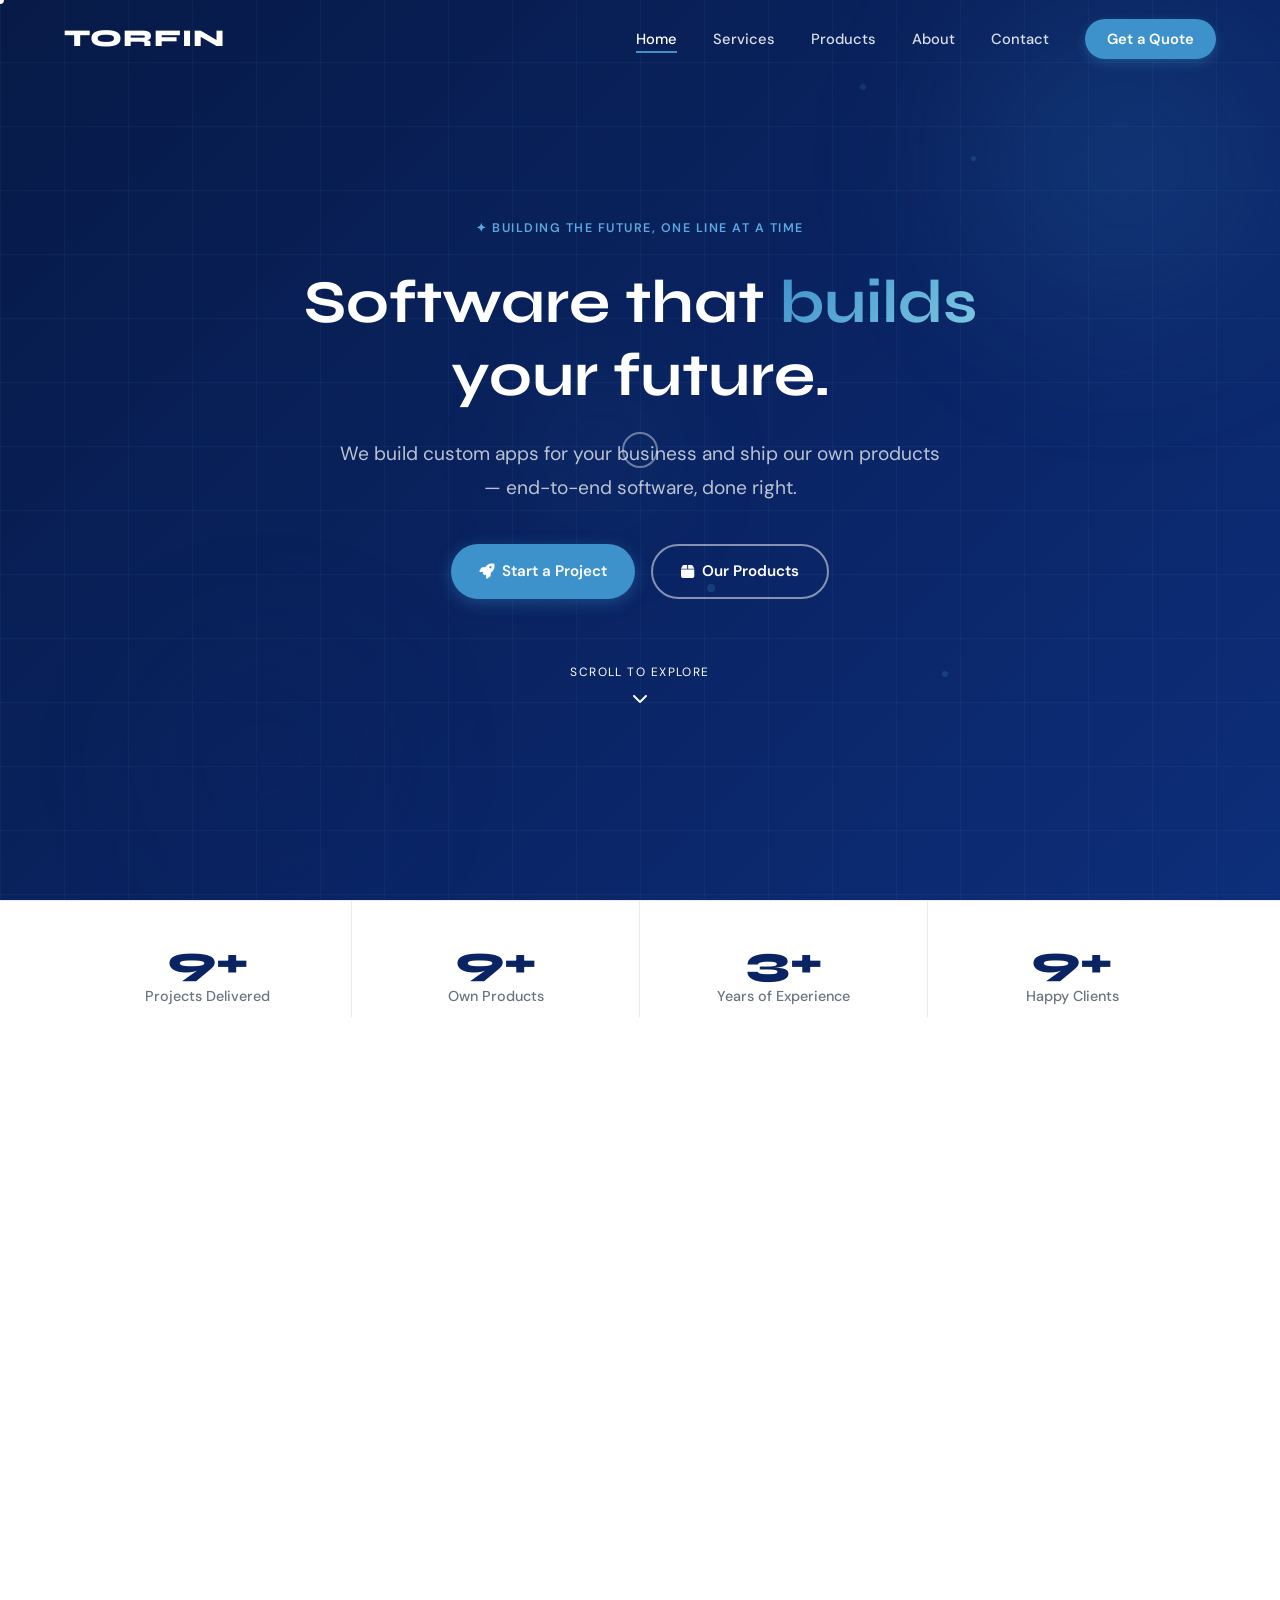
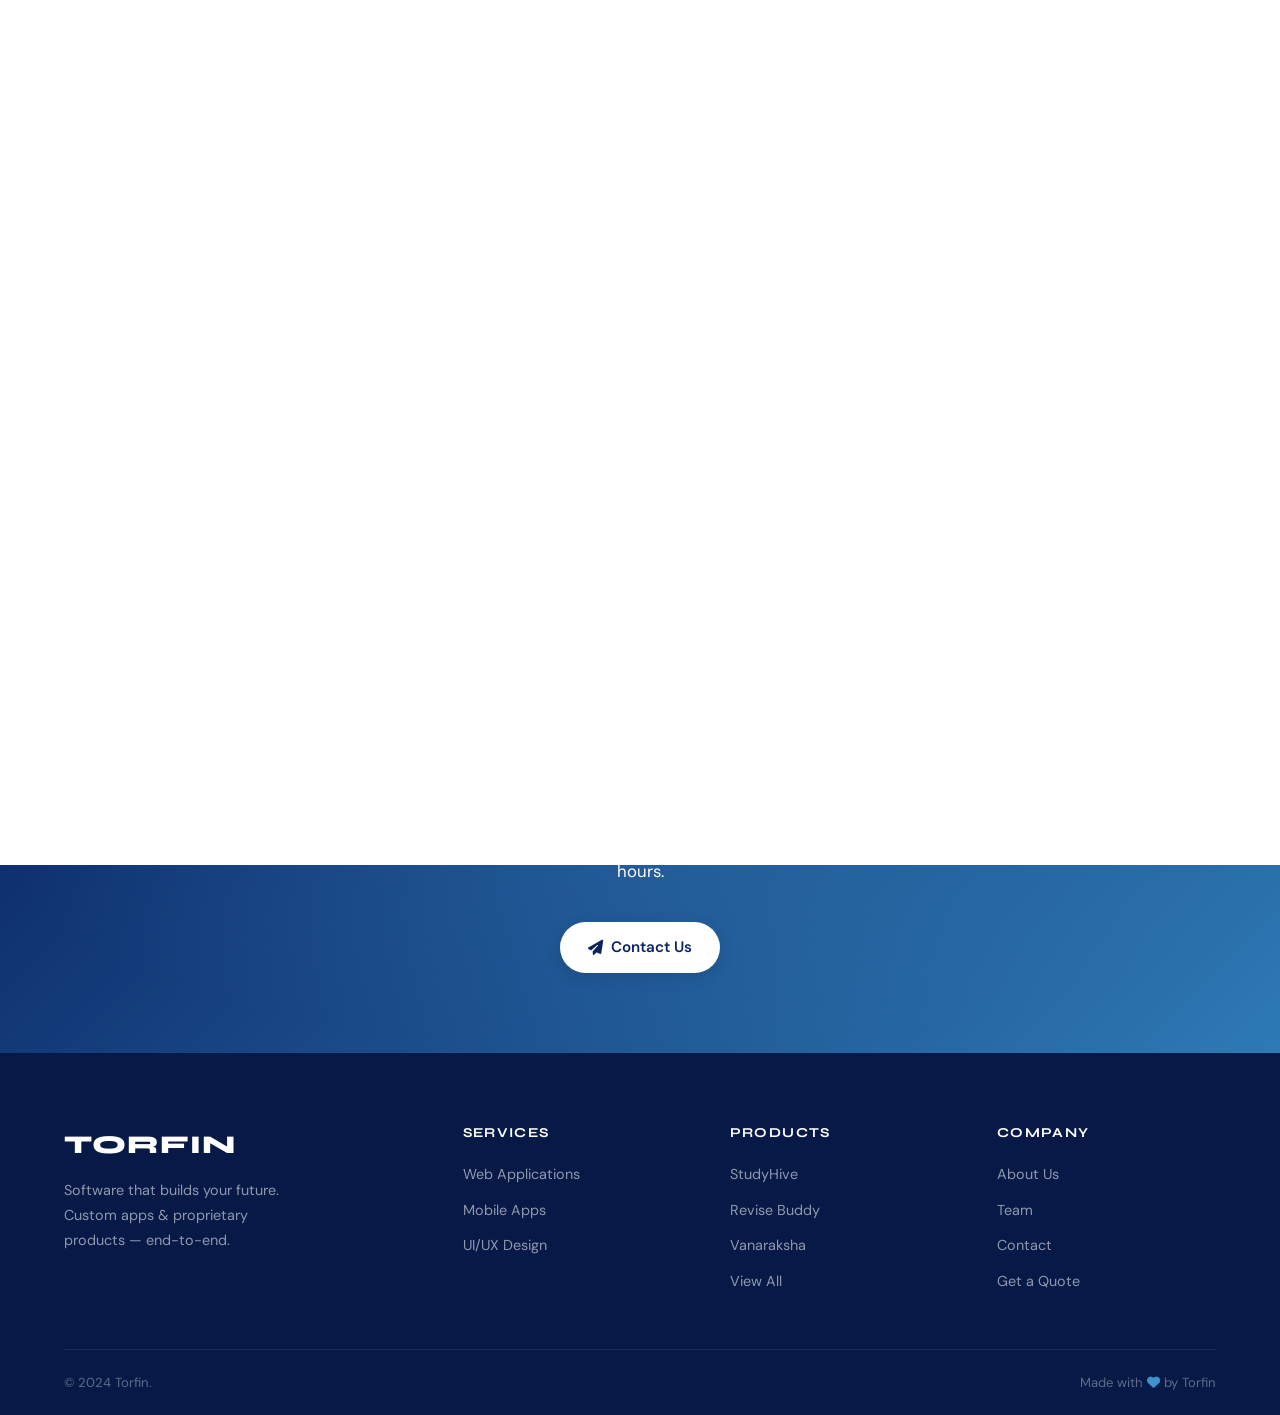
<file: index.html>
<!DOCTYPE html>
<html lang="en">

<head>
  <meta charset="UTF-8" />
  <meta name="viewport" content="width=device-width, initial-scale=1.0" />
  <title>Torfin — Software that builds your future</title>
  <meta name="description"
    content="Torfin is a software company that builds custom apps for clients and ships its own proprietary products. End-to-end software, done right." />
  <link rel="preconnect" href="https://fonts.googleapis.com" />
  <link rel="preconnect" href="https://fonts.gstatic.com" crossorigin />
  <link
    href="https://fonts.googleapis.com/css2?family=Syne:wght@400;600;700;800&family=DM+Sans:ital,opsz,wght@0,9..40,300;0,9..40,400;0,9..40,500;0,9..40,600;1,9..40,400&display=swap"
    rel="stylesheet" />
  <link rel="stylesheet" href="https://cdnjs.cloudflare.com/ajax/libs/font-awesome/6.5.0/css/all.min.css" />
  <link rel="stylesheet" href="css/styles.css" />
  <link rel="stylesheet" href="css/animations.css" />
</head>

<body>

  <!-- ========== NAVBAR ========== -->
  <nav class="navbar" role="navigation" aria-label="Main navigation">
    <div class="nav-container">
      <a href="index.html" class="nav-logo" aria-label="Torfin Home">TORFIN</a>
      <ul class="nav-links" role="list">
        <li><a href="index.html">Home</a></li>
        <li><a href="services.html">Services</a></li>
        <li><a href="products.html">Products</a></li>
        <li><a href="about.html">About</a></li>
        <li><a href="contact.html">Contact</a></li>
        <li><a href="contact.html" class="nav-cta">Get a Quote</a></li>
      </ul>
      <button class="hamburger" aria-label="Toggle mobile menu" aria-expanded="false">
        <span></span><span></span><span></span>
      </button>
    </div>
  </nav>

  <!-- Mobile Nav -->
  <div class="mobile-nav" role="dialog" aria-modal="true" aria-label="Mobile navigation">
    <a href="index.html">Home</a>
    <a href="services.html">Services</a>
    <a href="products.html">Products</a>
    <a href="about.html">About</a>
    <a href="contact.html">Contact</a>
    <a href="contact.html" class="btn btn-primary">Get a Quote</a>
  </div>

  <!-- ========== HERO ========== -->
  <section class="hero"
    style="background:linear-gradient(135deg,#071A47 0%,#0A2463 55%,#0D2E7A 100%);min-height:100vh;display:flex;align-items:center;position:relative;overflow:hidden;padding:0;"
    aria-label="Hero section">
    <div class="hero-grid-bg">
      <div class="hero-orb hero-orb-1"></div>
      <div class="hero-orb hero-orb-2"></div>
      <div class="hero-orb hero-orb-3"></div>
    </div>
    <div class="container"
      style="position:relative;z-index:1;padding-top:120px;padding-bottom:100px;text-align:center;">
      <span class="section-label hero-label" style="color:#5BA8DE;">✦ Building the future, one line at a time</span>
      <h1 class="hero-title" style="color:#fff;margin:16px 0 24px;max-width:800px;margin-left:auto;margin-right:auto;">
        Software that <span class="text-gradient">builds</span> your future.
      </h1>
      <p class="hero-sub" style="color:rgba(255,255,255,0.72);font-size:1.2rem;max-width:600px;margin:0 auto 40px;">
        We build custom apps for your business and ship our own products — end-to-end software, done right.
      </p>
      <div class="hero-buttons" style="display:flex;gap:16px;justify-content:center;flex-wrap:wrap;">
        <a href="contact.html" class="btn btn-primary" id="hero-cta-project">
          <i class="fa-solid fa-rocket"></i> Start a Project
        </a>
        <a href="products.html" class="btn btn-outline" id="hero-cta-products">
          <i class="fa-solid fa-box"></i> Our Products
        </a>
      </div>
      <div class="hero-scroll"
        style="margin-top:64px;display:flex;flex-direction:column;align-items:center;gap:8px;opacity:0.5;">
        <span style="font-size:0.75rem;color:#fff;letter-spacing:0.12em;text-transform:uppercase;">Scroll to
          explore</span>
        <i class="fa-solid fa-chevron-down" style="color:#fff;animation:float 2s ease-in-out infinite;"></i>
      </div>
    </div>
  </section>

  <!-- ========== STATS BAR ========== -->
  <div class="stats-bar" aria-label="Company statistics">
    <div class="container">
      <div class="stats-grid">
        <div class="stat-item reveal">
          <span class="stat-number" data-count="10" data-suffix="+" id="stat-projects">0+</span>
          <span class="stat-label">Projects Delivered</span>
        </div>
        <div class="stat-item reveal reveal-delay-1">
          <span class="stat-number" data-count="10" data-suffix="+" id="stat-products">0+</span>
          <span class="stat-label">Own Products</span>
        </div>
        <div class="stat-item reveal reveal-delay-2">
          <span class="stat-number" data-count="3" data-suffix="+" id="stat-years">0+</span>
          <span class="stat-label">Years of Experience</span>
        </div>
        <div class="stat-item reveal reveal-delay-3">
          <span class="stat-number" data-count="10" data-suffix="+" id="stat-clients">0+</span>
          <span class="stat-label">Happy Clients</span>
        </div>
      </div>
    </div>
  </div>

  <!-- ========== SERVICES OVERVIEW ========== -->
  <section id="services" style="background:#fff;" aria-label="Services overview">
    <div class="container">
      <div class="text-center reveal">
        <span class="section-label">What we do</span>
        <h2 class="section-title">Services built for <span class="text-gradient">growth</span></h2>
        <p class="section-subtitle">From web apps to mobile experiences, we craft software solutions that move
          businesses forward.</p>
      </div>
      <div class="services-grid stagger-children">
        <div class="service-card">
          <div class="icon-circle"><i class="fa-solid fa-globe" aria-hidden="true"></i></div>
          <h4>Web Applications</h4>
          <p>We build clean, robust standard websites using custom HTML, CSS, Javascript, and WordPress.</p>
          <a href="services.html" class="learn-more">Learn more <i class="fa-solid fa-arrow-right"></i></a>
        </div>
        <div class="service-card">
          <div class="icon-circle"><i class="fa-solid fa-mobile-screen" aria-hidden="true"></i></div>
          <h4>Mobile Apps</h4>
          <p>High-performance Android applications built exclusively with Flutter, complete with Play Store deployment.
          </p>
          <a href="services.html" class="learn-more">Learn more <i class="fa-solid fa-arrow-right"></i></a>
        </div>

        <div class="service-card">
          <div class="icon-circle"><i class="fa-solid fa-pen-ruler" aria-hidden="true"></i></div>
          <h4>UI/UX Design</h4>
          <p>Research-driven design that balances aesthetics with usability — built to convert and delight.</p>
          <a href="services.html" class="learn-more">Learn more <i class="fa-solid fa-arrow-right"></i></a>
        </div>
        <div class="service-card">
          <div class="icon-circle"><i class="fa-solid fa-lightbulb" aria-hidden="true"></i></div>
          <h4>Tech Consulting</h4>
          <p>Strategic technology guidance to help you make the right architectural and product decisions.</p>
          <a href="services.html" class="learn-more">Learn more <i class="fa-solid fa-arrow-right"></i></a>
        </div>
      </div>
    </div>
  </section>

  <!-- ========== WHY TORFIN ========== -->
  <section class="why-section" id="why" aria-label="Why choose Torfin">
    <div class="container">
      <div class="grid-2">
        <div class="reveal reveal-left">
          <span class="section-label">Why Torfin</span>
          <h2 class="section-title">We don't just write code — we <span class="text-gradient">craft solutions</span>
          </h2>
          <p>With over three years of building production software, we combine technical depth with genuine business
            understanding. Every line of code we write is in service of your goals.</p>
        </div>
        <div class="reveal reveal-right">
          <div class="why-check-list">
            <div class="why-check-item">
              <div class="check-icon"><i class="fa-solid fa-check" aria-hidden="true"></i></div>
              <span>End-to-end ownership — from idea to deployment and beyond.</span>
            </div>
            <div class="why-check-item">
              <div class="check-icon"><i class="fa-solid fa-check" aria-hidden="true"></i></div>
              <span>Transparent communication and agile delivery cycles.</span>
            </div>
            <div class="why-check-item">
              <div class="check-icon"><i class="fa-solid fa-check" aria-hidden="true"></i></div>
              <span>We ship our own products, so we understand what works at scale.</span>
            </div>
            <div class="why-check-item">
              <div class="check-icon"><i class="fa-solid fa-check" aria-hidden="true"></i></div>
              <span>Post-launch support, maintenance, and continuous improvements.</span>
            </div>
          </div>
        </div>
      </div>
    </div>
  </section>

  <!-- ========== PRODUCTS TEASER ========== -->
  <section class="products-teaser" id="products-teaser" aria-label="Our products">
    <div class="container" style="position:relative;z-index:1;">
      <div class="text-center reveal">
        <span class="section-label">Our Products</span>
        <h2 class="section-title" style="color:#fff;">Built by us, <span class="text-gradient">for everyone</span></h2>
        <p class="section-subtitle">Beyond client work, we build our own software products that solve real-world
          problems.</p>
      </div>
      <div class="grid-3 stagger-children" style="margin-top:16px;">
        <div class="product-card-dark">
          <div class="product-icon"><i class="fa-solid fa-diagram-project" aria-hidden="true"></i></div>
          <div style="display:flex;align-items:center;gap:10px;margin-bottom:8px;">
            <h4>StudyHive</h4>
            <span class="badge badge-sky">SaaS</span>
          </div>
          <p class="product-tagline">Connect to fellow learners</p>
          <a href="products.html" class="btn btn-outline" style="font-size:0.85rem;padding:9px 20px;">View Product</a>
        </div>
        <div class="product-card-dark">
          <div class="product-icon"><i class="fa-solid fa-headset" aria-hidden="true"></i></div>
          <div style="display:flex;align-items:center;gap:10px;margin-bottom:8px;">
            <h4>Revise Buddy</h4>
            <span class="badge badge-sky">SaaS</span>
          </div>
          <p class="product-tagline">Last min exam prep</p>
          <a href="products.html" class="btn btn-outline" style="font-size:0.85rem;padding:9px 20px;">View Product</a>
        </div>
        <div class="product-card-dark">
          <div class="product-icon"><i class="fa-solid fa-chart-line" aria-hidden="true"></i></div>
          <div style="display:flex;align-items:center;gap:10px;margin-bottom:8px;">
            <h4>Vanaraksha</h4>
            <span class="badge badge-sky">Tool</span>
          </div>
          <p class="product-tagline">Project tracking with intelligent insights</p>
          <a href="products.html" class="btn btn-outline" style="font-size:0.85rem;padding:9px 20px;">View Product</a>
        </div>
      </div>
      <div class="text-center" style="margin-top:48px;">
        <a href="products.html" class="btn btn-primary" id="home-view-all-products">View All Products <i
            class="fa-solid fa-arrow-right"></i></a>
      </div>
    </div>
  </section>

  <!-- ========== COMPANY BENEFITS ========== -->
  <section class="benefits" id="benefits" aria-label="Company Benefits"
    style="padding:80px 0; background:var(--neutral);">
    <div class="container">
      <div class="text-center reveal">
        <span class="section-label">The Torfin Advantage</span>
        <h2 class="section-title">Why work with <span class="text-gradient">us</span></h2>
      </div>
      <div class="grid-3 stagger-children" style="margin-top:16px;">
        <div class="card" style="padding:32px 24px; text-align:center;">
          <div class="icon-circle" style="margin:0 auto 20px;"><i class="fa-solid fa-bolt" aria-hidden="true"></i></div>
          <h4 style="margin-bottom:12px;">Lightning Fast Delivery</h4>
          <p style="font-size:0.9rem; color:var(--text-muted); line-height:1.6;">We deliver high-quality software on
            time and ahead of schedule. Your milestones are our top priority.</p>
        </div>
        <div class="card" style="padding:32px 24px; text-align:center;">
          <div class="icon-circle" style="margin:0 auto 20px;"><i class="fa-solid fa-comments" aria-hidden="true"></i>
          </div>
          <h4 style="margin-bottom:12px;">Radical Transparency</h4>
          <p style="font-size:0.9rem; color:var(--text-muted); line-height:1.6;">No hidden fees or scope-creep
            surprises. We communicate honestly at every phase of development.</p>
        </div>
        <div class="card" style="padding:32px 24px; text-align:center;">
          <div class="icon-circle" style="margin:0 auto 20px;"><i class="fa-solid fa-code" aria-hidden="true"></i></div>
          <h4 style="margin-bottom:12px;">Clean Architecture</h4>
          <p style="font-size:0.9rem; color:var(--text-muted); line-height:1.6;">We build robust, scalable architectures
            engineered for long-term growth and easy maintenance.</p>
        </div>
      </div>
    </div>
  </section>

  <!-- ========== CTA BANNER ========== -->
  <section class="cta-banner" aria-label="Call to action">
    <div class="container" style="position:relative;z-index:1;">
      <span class="section-label" style="color:rgba(255,255,255,0.6);">Let's Build Together</span>
      <h2 class="reveal">Ready to build something great?</h2>
      <p class="reveal reveal-delay-1">Tell us about your project and we'll get back to you within 24 hours.</p>
      <div class="reveal reveal-delay-2">
        <a href="contact.html" class="btn btn-white" id="home-cta-contact">
          <i class="fa-solid fa-paper-plane"></i> Contact Us
        </a>
      </div>
    </div>
  </section>

  <!-- ========== FOOTER ========== -->
  <footer aria-label="Site footer">
    <div class="container">
      <div class="footer-grid">
        <div class="footer-brand">
          <div class="nav-logo">TORFIN</div>
          <p>Software that builds your future. Custom apps &amp; proprietary products — end-to-end.</p>
        </div>
        <div class="footer-col">
          <h5>Services</h5>
          <ul role="list">
            <li><a href="services.html">Web Applications</a></li>
            <li><a href="services.html">Mobile Apps</a></li>

            <li><a href="services.html">UI/UX Design</a></li>
          </ul>
        </div>
        <div class="footer-col">
          <h5>Products</h5>
          <ul role="list">
            <li><a href="products.html">StudyHive</a></li>
            <li><a href="products.html">Revise Buddy</a></li>
            <li><a href="products.html">Vanaraksha</a></li>
            <li><a href="products.html">View All</a></li>
          </ul>
        </div>
        <div class="footer-col">
          <h5>Company</h5>
          <ul role="list">
            <li><a href="about.html">About Us</a></li>
            <li><a href="about.html#team">Team</a></li>
            <li><a href="contact.html">Contact</a></li>
            <li><a href="contact.html">Get a Quote</a></li>
          </ul>
        </div>
      </div>
      <div class="footer-bottom">
        <span>&copy; 2024 Torfin.</span>
        <span>Made with <i class="fa-solid fa-heart" style="color:#3E92CC;"></i> by Torfin</span>
      </div>
    </div>
  </footer>

  <script src="js/animations.js"></script>
  <script src="js/main.js"></script>
</body>

</html>
</file>
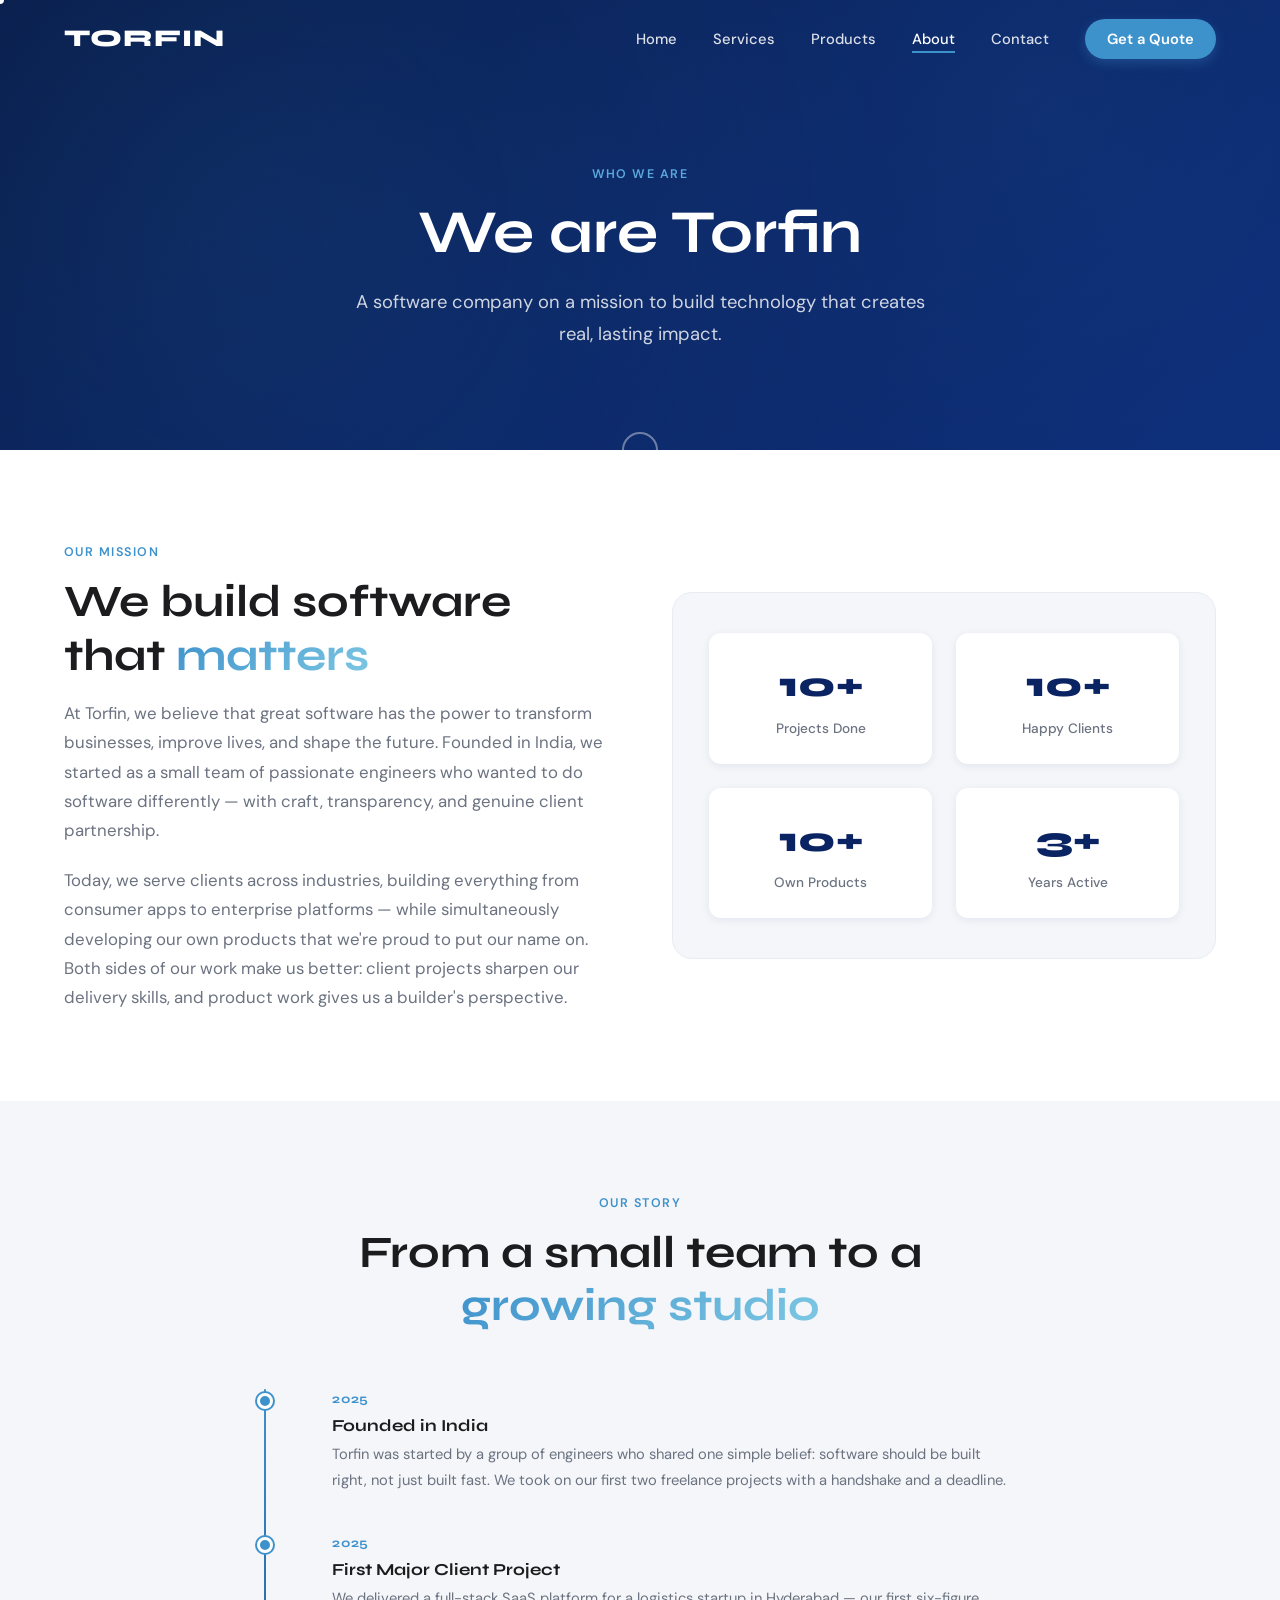
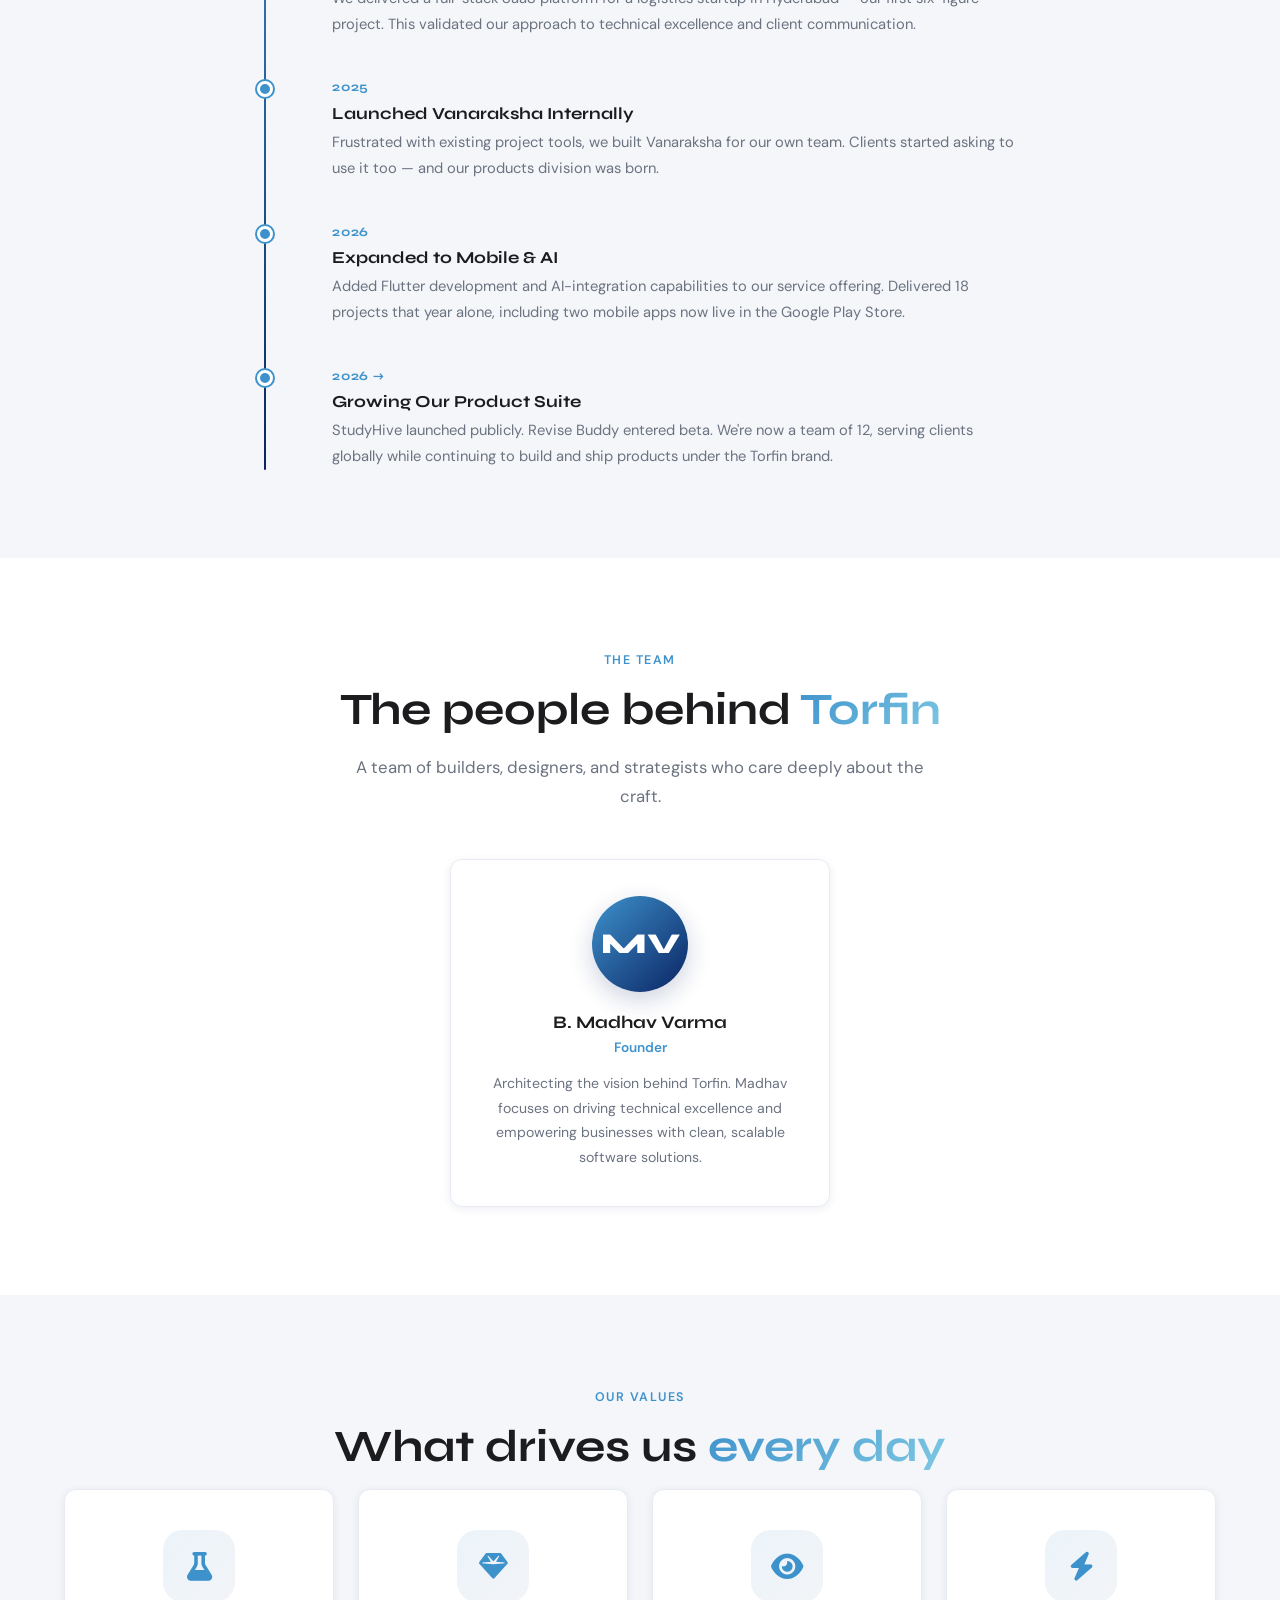
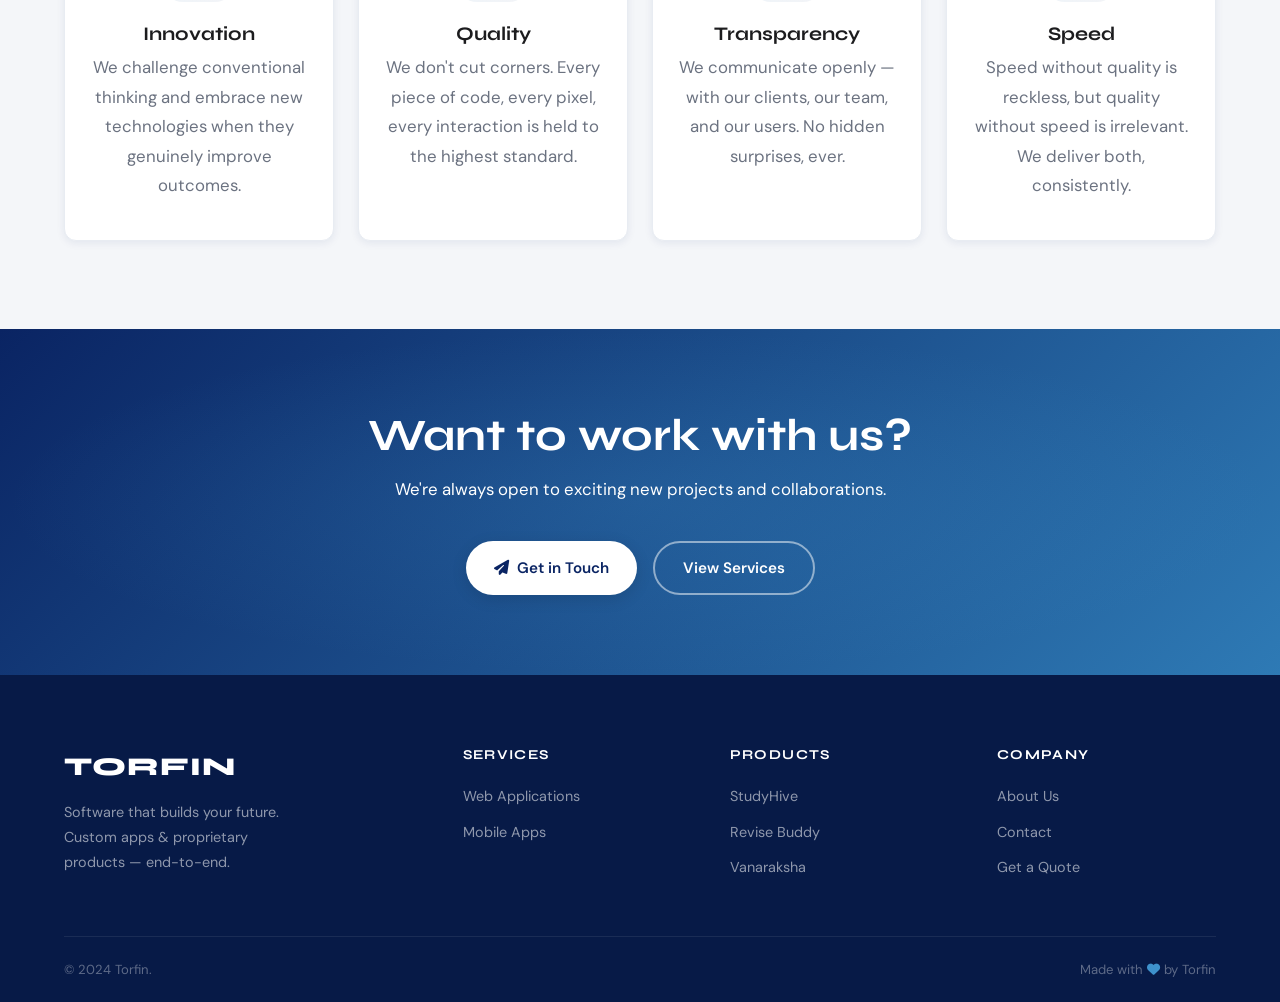
<file: about.html>
<!DOCTYPE html>
<html lang="en">

<head>
  <meta charset="UTF-8" />
  <meta name="viewport" content="width=device-width, initial-scale=1.0" />
  <title>About Us — Torfin Software</title>
  <meta name="description"
    content="Learn about Torfin — our mission, our story, and the values that drive us to build exceptional software." />
  <link rel="preconnect" href="https://fonts.googleapis.com" />
  <link rel="preconnect" href="https://fonts.gstatic.com" crossorigin />
  <link
    href="https://fonts.googleapis.com/css2?family=Syne:wght@400;600;700;800&family=DM+Sans:ital,opsz,wght@0,9..40,300;0,9..40,400;0,9..40,500;0,9..40,600;1,9..40,400&display=swap"
    rel="stylesheet" />
  <link rel="stylesheet" href="https://cdnjs.cloudflare.com/ajax/libs/font-awesome/6.5.0/css/all.min.css" />
  <link rel="stylesheet" href="css/styles.css" />
  <link rel="stylesheet" href="css/animations.css" />
</head>

<body>

  <!-- NAVBAR -->
  <nav class="navbar" role="navigation" aria-label="Main navigation">
    <div class="nav-container">
      <a href="index.html" class="nav-logo" aria-label="Torfin Home">TORFIN</a>
      <ul class="nav-links" role="list">
        <li><a href="index.html">Home</a></li>
        <li><a href="services.html">Services</a></li>
        <li><a href="products.html">Products</a></li>
        <li><a href="about.html">About</a></li>
        <li><a href="contact.html">Contact</a></li>
        <li><a href="contact.html" class="nav-cta">Get a Quote</a></li>
      </ul>
      <button class="hamburger" aria-label="Toggle mobile menu" aria-expanded="false">
        <span></span><span></span><span></span>
      </button>
    </div>
  </nav>
  <div class="mobile-nav" role="dialog" aria-modal="true" aria-label="Mobile navigation">
    <a href="index.html">Home</a><a href="services.html">Services</a><a href="products.html">Products</a>
    <a href="about.html">About</a><a href="contact.html">Contact</a>
    <a href="contact.html" class="btn btn-primary">Get a Quote</a>
  </div>

  <!-- PAGE HERO -->
  <header class="page-hero" aria-label="About page hero">
    <div class="container" style="position:relative;z-index:1;">
      <span class="section-label" style="color:#5BA8DE;">Who we are</span>
      <h1>We are Torfin</h1>
      <p>A software company on a mission to build technology that creates real, lasting impact.</p>
    </div>
  </header>

  <!-- MISSION -->
  <section style="background:#fff;" aria-label="Mission statement">
    <div class="container">
      <div class="grid-2" style="gap:64px;">
        <div class="reveal reveal-left">
          <span class="section-label">Our Mission</span>
          <h2 class="section-title">We build software that <span class="text-gradient">matters</span></h2>
          <p style="margin-bottom:20px;">At Torfin, we believe that great software has the power to transform
            businesses, improve lives, and shape the future. Founded in India, we started as a small team of passionate
            engineers who wanted to do software differently — with craft, transparency, and genuine client partnership.
          </p>
          <p>Today, we serve clients across industries, building everything from consumer apps to enterprise platforms —
            while simultaneously developing our own products that we're proud to put our name on. Both sides of our work
            make us better: client projects sharpen our delivery skills, and product work gives us a builder's
            perspective.</p>
        </div>
        <div class="reveal reveal-right">
          <div
            style="background:var(--neutral);border-radius:var(--radius-lg);padding:40px 36px;border:1px solid var(--neutral-2);">
            <div style="display:grid;grid-template-columns:1fr 1fr;gap:24px;">
              <div
                style="text-align:center;padding:24px 16px;background:#fff;border-radius:var(--radius-md);box-shadow:var(--shadow-sm);">
                <div style="font-family:var(--font-head);font-size:2.2rem;font-weight:800;color:var(--navy);"
                  data-count="10" data-suffix="+">0+</div>
                <div style="font-size:0.85rem;color:var(--text-muted);margin-top:4px;font-weight:500;">Projects Done
                </div>
              </div>
              <div
                style="text-align:center;padding:24px 16px;background:#fff;border-radius:var(--radius-md);box-shadow:var(--shadow-sm);">
                <div style="font-family:var(--font-head);font-size:2.2rem;font-weight:800;color:var(--navy);"
                  data-count="10" data-suffix="+">0+</div>
                <div style="font-size:0.85rem;color:var(--text-muted);margin-top:4px;font-weight:500;">Happy Clients
                </div>
              </div>
              <div
                style="text-align:center;padding:24px 16px;background:#fff;border-radius:var(--radius-md);box-shadow:var(--shadow-sm);">
                <div style="font-family:var(--font-head);font-size:2.2rem;font-weight:800;color:var(--navy);"
                  data-count="10" data-suffix="+">0+</div>
                <div style="font-size:0.85rem;color:var(--text-muted);margin-top:4px;font-weight:500;">Own Products
                </div>
              </div>
              <div
                style="text-align:center;padding:24px 16px;background:#fff;border-radius:var(--radius-md);box-shadow:var(--shadow-sm);">
                <div style="font-family:var(--font-head);font-size:2.2rem;font-weight:800;color:var(--navy);"
                  data-count="3" data-suffix="+">0+</div>
                <div style="font-size:0.85rem;color:var(--text-muted);margin-top:4px;font-weight:500;">Years Active
                </div>
              </div>
            </div>
          </div>
        </div>
      </div>
    </div>
  </section>

  <!-- STORY — TIMELINE -->
  <section style="background:var(--neutral);" aria-label="Our story timeline" id="story">
    <div class="container" style="max-width:800px;">
      <div class="text-center reveal">
        <span class="section-label">Our Story</span>
        <h2 class="section-title">From a small team to a <span class="text-gradient">growing studio</span></h2>
      </div>
      <div class="timeline reveal" style="margin-top:56px;">
        <div class="timeline-item">
          <div class="timeline-dot"></div>
          <div class="timeline-year">2025</div>
          <h4>Founded in India</h4>
          <p>Torfin was started by a group of engineers who shared one simple belief: software should be built right,
            not just built fast. We took on our first two freelance projects with a handshake and a deadline.</p>
        </div>
        <div class="timeline-item">
          <div class="timeline-dot"></div>
          <div class="timeline-year">2025</div>
          <h4>First Major Client Project</h4>
          <p>We delivered a full-stack SaaS platform for a logistics startup in Hyderabad — our first six-figure
            project. This validated our approach to technical excellence and client communication.</p>
        </div>
        <div class="timeline-item">
          <div class="timeline-dot"></div>
          <div class="timeline-year">2025</div>
          <h4>Launched Vanaraksha Internally</h4>
          <p>Frustrated with existing project tools, we built Vanaraksha for our own team. Clients started asking to use
            it too — and our products division was born.</p>
        </div>
        <div class="timeline-item">
          <div class="timeline-dot"></div>
          <div class="timeline-year">2026</div>
          <h4>Expanded to Mobile &amp; AI</h4>
          <p>Added Flutter development and AI-integration capabilities to our service offering. Delivered 18 projects
            that year alone, including two mobile apps now live in the Google Play Store.</p>
        </div>
        <div class="timeline-item">
          <div class="timeline-dot"></div>
          <div class="timeline-year">2026 →</div>
          <h4>Growing Our Product Suite</h4>
          <p>StudyHive launched publicly. Revise Buddy entered beta. We're now a team of 12, serving clients globally
            while continuing to build and ship products under the Torfin brand.</p>
        </div>
      </div>
    </div>
  </section>

  <!-- TEAM -->
  <section style="background:#fff;" aria-label="Our team" id="team">
    <div class="container">
      <div class="text-center reveal">
        <span class="section-label">The Team</span>
        <h2 class="section-title">The people behind <span class="text-gradient">Torfin</span></h2>
        <p class="section-subtitle">A team of builders, designers, and strategists who care deeply about the craft.</p>
      </div>
      <div class="stagger-children" style="margin-top:24px; display:flex; justify-content:center;">
        <div class="team-card" style="max-width:380px;">
          <div class="team-avatar" aria-hidden="true">MV</div>
          <h4>B. Madhav Varma</h4>
          <div class="team-role">Founder</div>
          <p>Architecting the vision behind Torfin. Madhav focuses on driving technical excellence and empowering
            businesses with clean, scalable software solutions.</p>
        </div>
      </div>
    </div>
  </section>

  <!-- VALUES -->
  <section style="background:var(--neutral);" aria-label="Our values">
    <div class="container">
      <div class="text-center reveal">
        <span class="section-label">Our Values</span>
        <h2 class="section-title">What drives us <span class="text-gradient">every day</span></h2>
      </div>
      <div class="values-grid stagger-children" style="margin-top:16px;">
        <div class="value-card">
          <div class="value-icon"><i class="fa-solid fa-flask" aria-hidden="true"></i></div>
          <h4>Innovation</h4>
          <p>We challenge conventional thinking and embrace new technologies when they genuinely improve outcomes.</p>
        </div>
        <div class="value-card">
          <div class="value-icon"><i class="fa-solid fa-gem" aria-hidden="true"></i></div>
          <h4>Quality</h4>
          <p>We don't cut corners. Every piece of code, every pixel, every interaction is held to the highest standard.
          </p>
        </div>
        <div class="value-card">
          <div class="value-icon"><i class="fa-solid fa-eye" aria-hidden="true"></i></div>
          <h4>Transparency</h4>
          <p>We communicate openly — with our clients, our team, and our users. No hidden surprises, ever.</p>
        </div>
        <div class="value-card">
          <div class="value-icon"><i class="fa-solid fa-bolt" aria-hidden="true"></i></div>
          <h4>Speed</h4>
          <p>Speed without quality is reckless, but quality without speed is irrelevant. We deliver both, consistently.
          </p>
        </div>
      </div>
    </div>
  </section>

  <!-- CTA -->
  <section class="cta-banner" aria-label="Call to action">
    <div class="container" style="position:relative;z-index:1;">
      <h2 class="reveal">Want to work with us?</h2>
      <p class="reveal reveal-delay-1">We're always open to exciting new projects and collaborations.</p>
      <div class="reveal reveal-delay-2" style="display:flex;gap:16px;justify-content:center;flex-wrap:wrap;">
        <a href="contact.html" class="btn btn-white" id="about-contact-cta">
          <i class="fa-solid fa-paper-plane"></i> Get in Touch
        </a>
        <a href="services.html" class="btn btn-outline" id="about-services-cta">
          View Services
        </a>
      </div>
    </div>
  </section>

  <!-- FOOTER -->
  <footer aria-label="Site footer">
    <div class="container">
      <div class="footer-grid">
        <div class="footer-brand">
          <div class="nav-logo">TORFIN</div>
          <p>Software that builds your future. Custom apps &amp; proprietary products — end-to-end.</p>
        </div>
        <div class="footer-col">
          <h5>Services</h5>
          <ul role="list">
            <li><a href="services.html">Web Applications</a></li>
            <li><a href="services.html">Mobile Apps</a></li>

          </ul>
        </div>
        <div class="footer-col">
          <h5>Products</h5>
          <ul role="list">
            <li><a href="products.html">StudyHive</a></li>
            <li><a href="products.html">Revise Buddy</a></li>
            <li><a href="products.html">Vanaraksha</a></li>
          </ul>
        </div>
        <div class="footer-col">
          <h5>Company</h5>
          <ul role="list">
            <li><a href="about.html">About Us</a></li>
            <li><a href="contact.html">Contact</a></li>
            <li><a href="contact.html">Get a Quote</a></li>
          </ul>
        </div>
      </div>
      <div class="footer-bottom">
        <span>&copy; 2024 Torfin.</span>
        <span>Made with <i class="fa-solid fa-heart" style="color:#3E92CC;"></i> by Torfin</span>
      </div>
    </div>
  </footer>

  <script src="js/animations.js"></script>
  <script src="js/main.js"></script>
</body>

</html>
</file>
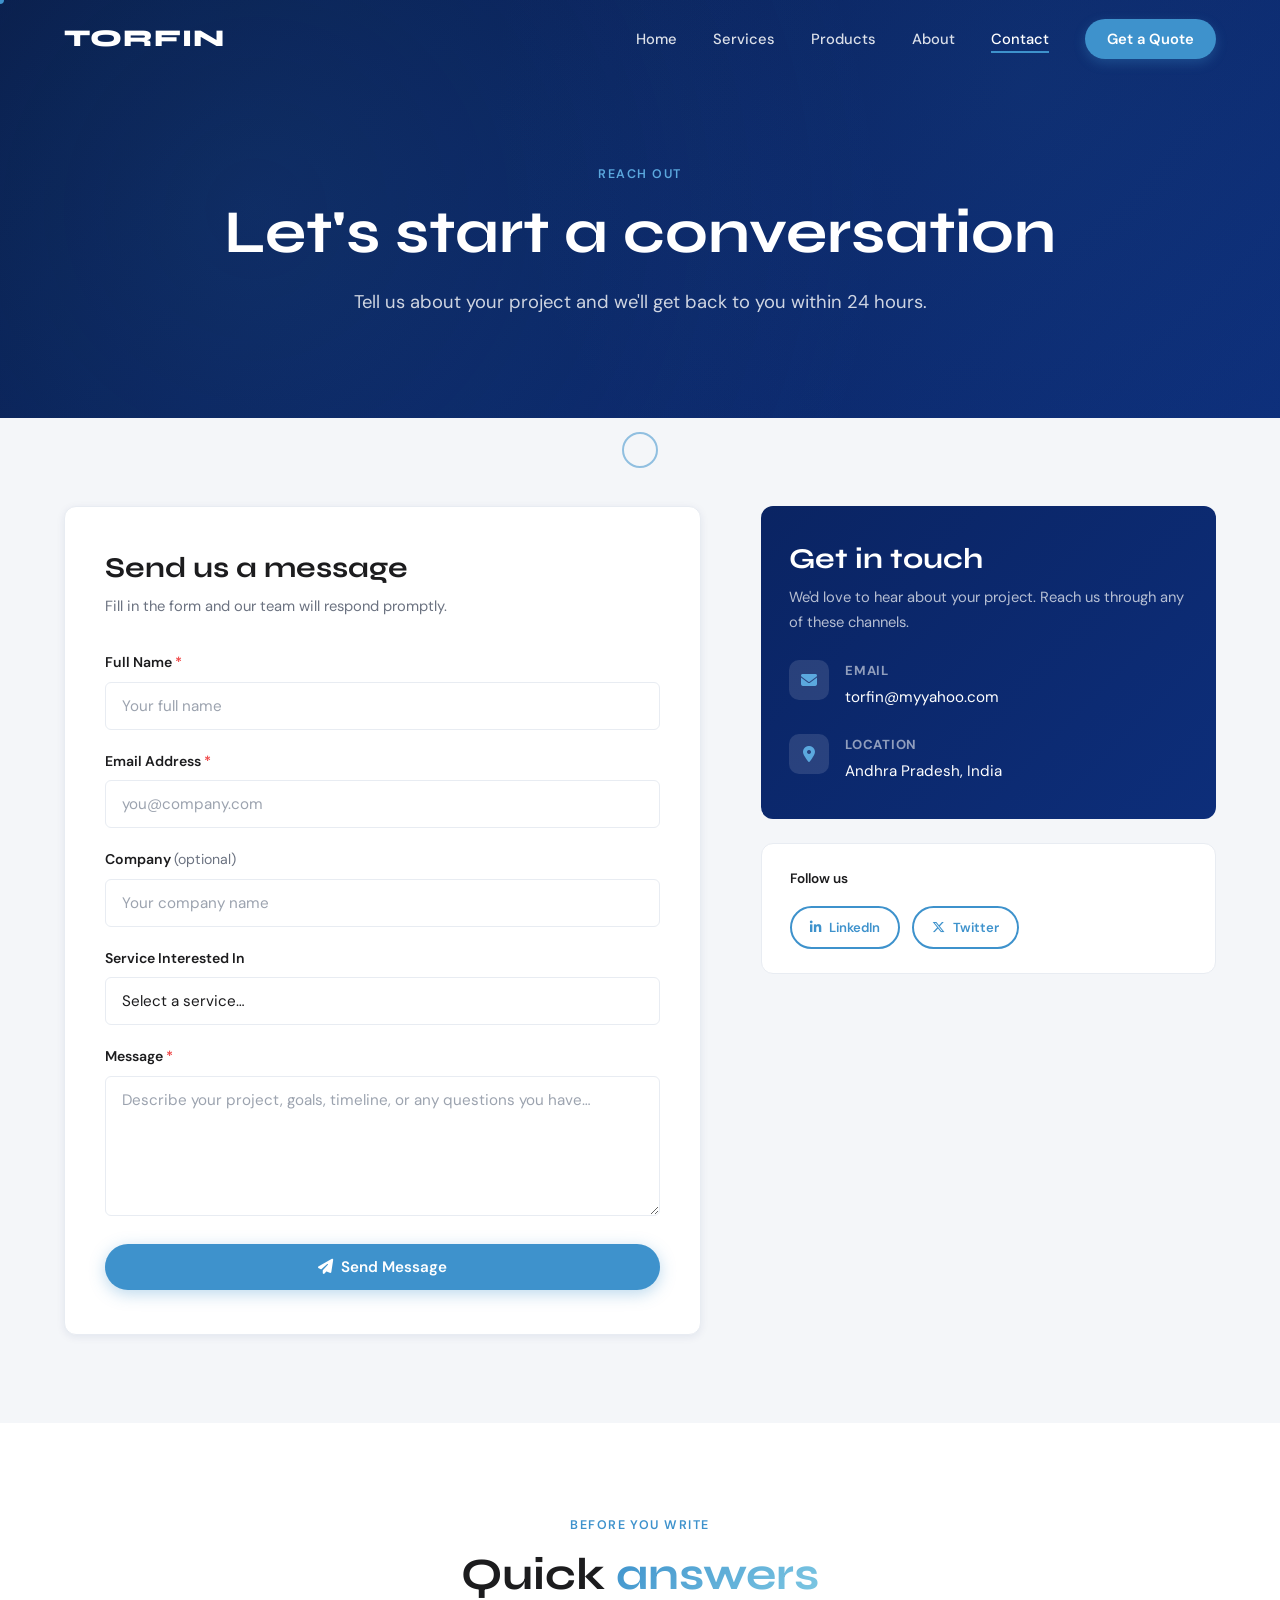
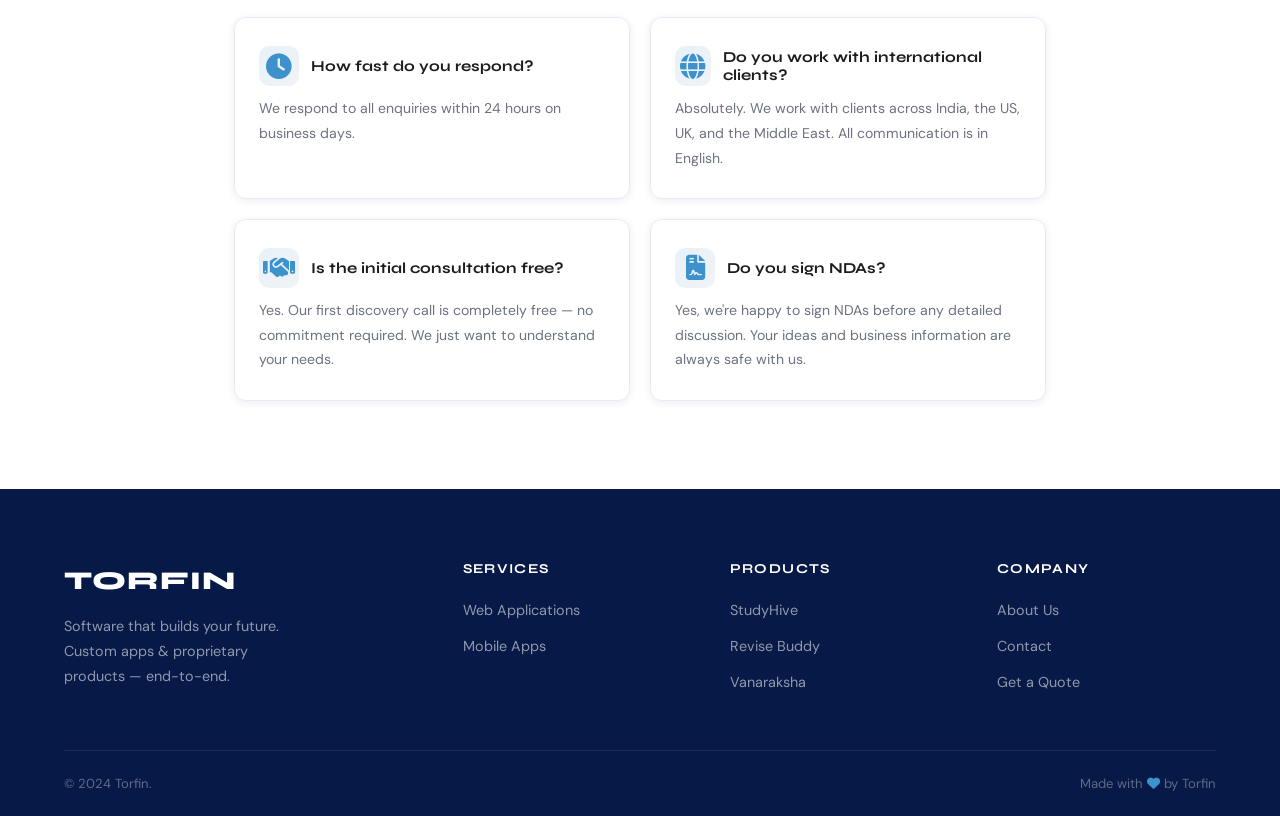
<file: contact.html>
<!DOCTYPE html>
<html lang="en">

<head>
  <meta charset="UTF-8" />
  <meta name="viewport" content="width=device-width, initial-scale=1.0" />
  <title>Contact Us — Torfin Software</title>
  <meta name="description"
    content="Get in touch with Torfin. Tell us about your project and we'll get back to you within 24 hours." />
  <link rel="preconnect" href="https://fonts.googleapis.com" />
  <link rel="preconnect" href="https://fonts.gstatic.com" crossorigin />
  <link
    href="https://fonts.googleapis.com/css2?family=Syne:wght@400;600;700;800&family=DM+Sans:ital,opsz,wght@0,9..40,300;0,9..40,400;0,9..40,500;0,9..40,600;1,9..40,400&display=swap"
    rel="stylesheet" />
  <link rel="stylesheet" href="https://cdnjs.cloudflare.com/ajax/libs/font-awesome/6.5.0/css/all.min.css" />
  <link rel="stylesheet" href="css/styles.css" />
  <link rel="stylesheet" href="css/animations.css" />
</head>

<body>

  <!-- NAVBAR -->
  <nav class="navbar" role="navigation" aria-label="Main navigation">
    <div class="nav-container">
      <a href="index.html" class="nav-logo" aria-label="Torfin Home">TORFIN</a>
      <ul class="nav-links" role="list">
        <li><a href="index.html">Home</a></li>
        <li><a href="services.html">Services</a></li>
        <li><a href="products.html">Products</a></li>
        <li><a href="about.html">About</a></li>
        <li><a href="contact.html">Contact</a></li>
        <li><a href="contact.html" class="nav-cta">Get a Quote</a></li>
      </ul>
      <button class="hamburger" aria-label="Toggle mobile menu" aria-expanded="false">
        <span></span><span></span><span></span>
      </button>
    </div>
  </nav>
  <div class="mobile-nav" role="dialog" aria-modal="true" aria-label="Mobile navigation">
    <a href="index.html">Home</a><a href="services.html">Services</a><a href="products.html">Products</a>
    <a href="about.html">About</a><a href="contact.html">Contact</a>
    <a href="contact.html" class="btn btn-primary">Get a Quote</a>
  </div>

  <!-- PAGE HERO -->
  <header class="page-hero" aria-label="Contact page hero">
    <div class="container" style="position:relative;z-index:1;">
      <span class="section-label" style="color:#5BA8DE;">Reach out</span>
      <h1>Let's start a conversation</h1>
      <p>Tell us about your project and we'll get back to you within 24 hours.</p>
    </div>
  </header>

  <!-- CONTACT SECTION -->
  <section style="background:var(--neutral);" aria-label="Contact form and information">
    <div class="container">
      <div class="contact-section">

        <!-- FORM -->
        <div class="reveal reveal-left">
          <div class="card" style="padding:44px 40px;">
            <h3 style="margin-bottom:8px;">Send us a message</h3>
            <p style="margin-bottom:32px;font-size:0.92rem;">Fill in the form and our team will respond promptly.</p>

            <form id="contactForm" action="https://formsubmit.co/torfin@myyahoo.com" method="POST" novalidate
              aria-label="Contact form">
              <div class="form-group">
                <label for="name">Full Name <span style="color:#EF4444;">*</span></label>
                <input type="text" id="name" name="name" class="form-control" placeholder="Your full name"
                  autocomplete="name" required aria-describedby="nameError" />
                <div class="error-msg" id="nameError" role="alert">Please enter your name.</div>
              </div>

              <div class="form-group">
                <label for="email">Email Address <span style="color:#EF4444;">*</span></label>
                <input type="email" id="email" name="email" class="form-control" placeholder="you@company.com"
                  autocomplete="email" required aria-describedby="emailError" />
                <div class="error-msg" id="emailError" role="alert">Please enter a valid email address.</div>
              </div>

              <div class="form-group">
                <label for="company">Company <span
                    style="color:var(--text-muted);font-weight:400;">(optional)</span></label>
                <input type="text" id="company" name="company" class="form-control" placeholder="Your company name"
                  autocomplete="organization" />
              </div>

              <div class="form-group">
                <label for="service">Service Interested In</label>
                <select id="service" name="service" class="form-control" aria-label="Select a service">
                  <option value="" disabled selected>Select a service…</option>
                  <option value="web">Web Application</option>
                  <option value="mobile">Mobile App</option>

                  <option value="design">UI/UX Design</option>
                  <option value="consulting">Tech Consulting</option>
                  <option value="product">Product Enquiry (StudyHive / Revise Buddy / Vanaraksha)</option>
                  <option value="other">Other</option>
                </select>
              </div>

              <div class="form-group">
                <label for="message">Message <span style="color:#EF4444;">*</span></label>
                <textarea id="message" name="message" class="form-control"
                  placeholder="Describe your project, goals, timeline, or any questions you have…" rows="5" required
                  aria-describedby="messageError"></textarea>
                <div class="error-msg" id="messageError" role="alert">Please enter a message (at least 10 characters).
                </div>
              </div>

              <button type="submit" class="btn btn-primary" id="contactSubmit"
                style="width:100%;justify-content:center;">
                <i class="fa-solid fa-paper-plane" aria-hidden="true"></i> Send Message
              </button>
            </form>

            <div class="success-banner" id="successMessage" role="status" aria-live="polite">
              <i class="fa-solid fa-circle-check" aria-hidden="true"></i>
              <p>Thanks! We'll be in touch within 24 hours.</p>
            </div>
          </div>
        </div>

        <!-- INFO PANEL -->
        <div class="contact-info reveal reveal-right">
          <div class="contact-info-header">
            <h3>Get in touch</h3>
            <p>We'd love to hear about your project. Reach us through any of these channels.</p>

            <div class="contact-detail">
              <div class="contact-detail-icon"><i class="fa-solid fa-envelope" aria-hidden="true"></i></div>
              <div class="contact-detail-text">
                <strong>Email</strong>
                <span>torfin@myyahoo.com</span>
              </div>
            </div>



            <div class="contact-detail">
              <div class="contact-detail-icon"><i class="fa-solid fa-location-dot" aria-hidden="true"></i></div>
              <div class="contact-detail-text">
                <strong>Location</strong>
                <span>Andhra Pradesh, India</span>
              </div>
            </div>


          </div>



          <!-- Social Links -->
          <div
            style="background:#fff;border:1px solid var(--neutral-2);border-radius:var(--radius-md);padding:24px 28px;">
            <div style="font-size:0.85rem;font-weight:600;color:var(--text);margin-bottom:16px;">Follow us</div>
            <div style="display:flex;gap:12px;">
              <a href="http://linkedin.com/company/torfin" class="btn btn-outline-sky"
                style="padding:9px 18px;font-size:0.82rem;" aria-label="Follow on LinkedIn">
                <i class="fa-brands fa-linkedin-in" aria-hidden="true"></i> LinkedIn
              </a>
              <a href="#" class="btn btn-outline-sky" style="padding:9px 18px;font-size:0.82rem;"
                aria-label="Follow on Twitter/X">
                <i class="fa-brands fa-x-twitter" aria-hidden="true"></i> Twitter
              </a>
            </div>
          </div>
        </div>
      </div>
    </div>
  </section>

  <!-- FAQ teaser -->
  <section style="background:#fff;" aria-label="FAQ teaser">
    <div class="container" style="max-width:860px;">
      <div class="text-center reveal">
        <span class="section-label">Before you write</span>
        <h2 class="section-title">Quick <span class="text-gradient">answers</span></h2>
      </div>
      <div style="display:grid;grid-template-columns:1fr 1fr;gap:20px;margin-top:16px;" class="stagger-children">
        <div class="card" style="padding:28px 24px;">
          <div style="display:flex;align-items:center;gap:12px;margin-bottom:10px;">
            <div class="icon-circle" style="width:40px;height:40px;border-radius:10px;margin:0;"><i
                class="fa-solid fa-clock" aria-hidden="true"></i></div>
            <h4 style="font-size:0.95rem;">How fast do you respond?</h4>
          </div>
          <p style="font-size:0.88rem;">We respond to all enquiries within 24 hours on business days.</p>
        </div>
        <div class="card" style="padding:28px 24px;">
          <div style="display:flex;align-items:center;gap:12px;margin-bottom:10px;">
            <div class="icon-circle" style="width:40px;height:40px;border-radius:10px;margin:0;"><i
                class="fa-solid fa-globe" aria-hidden="true"></i></div>
            <h4 style="font-size:0.95rem;">Do you work with international clients?</h4>
          </div>
          <p style="font-size:0.88rem;">Absolutely. We work with clients across India, the US, UK, and the Middle East.
            All communication is in English.</p>
        </div>
        <div class="card" style="padding:28px 24px;">
          <div style="display:flex;align-items:center;gap:12px;margin-bottom:10px;">
            <div class="icon-circle" style="width:40px;height:40px;border-radius:10px;margin:0;"><i
                class="fa-solid fa-handshake" aria-hidden="true"></i></div>
            <h4 style="font-size:0.95rem;">Is the initial consultation free?</h4>
          </div>
          <p style="font-size:0.88rem;">Yes. Our first discovery call is completely free — no commitment required. We
            just want to understand your needs.</p>
        </div>
        <div class="card" style="padding:28px 24px;">
          <div style="display:flex;align-items:center;gap:12px;margin-bottom:10px;">
            <div class="icon-circle" style="width:40px;height:40px;border-radius:10px;margin:0;"><i
                class="fa-solid fa-file-contract" aria-hidden="true"></i></div>
            <h4 style="font-size:0.95rem;">Do you sign NDAs?</h4>
          </div>
          <p style="font-size:0.88rem;">Yes, we're happy to sign NDAs before any detailed discussion. Your ideas and
            business information are always safe with us.</p>
        </div>
      </div>
    </div>
  </section>

  <!-- FOOTER -->
  <footer aria-label="Site footer">
    <div class="container">
      <div class="footer-grid">
        <div class="footer-brand">
          <div class="nav-logo">TORFIN</div>
          <p>Software that builds your future. Custom apps &amp; proprietary products — end-to-end.</p>
        </div>
        <div class="footer-col">
          <h5>Services</h5>
          <ul role="list">
            <li><a href="services.html">Web Applications</a></li>
            <li><a href="services.html">Mobile Apps</a></li>

          </ul>
        </div>
        <div class="footer-col">
          <h5>Products</h5>
          <ul role="list">
            <li><a href="products.html">StudyHive</a></li>
            <li><a href="products.html">Revise Buddy</a></li>
            <li><a href="products.html">Vanaraksha</a></li>
          </ul>
        </div>
        <div class="footer-col">
          <h5>Company</h5>
          <ul role="list">
            <li><a href="about.html">About Us</a></li>
            <li><a href="contact.html">Contact</a></li>
            <li><a href="contact.html">Get a Quote</a></li>
          </ul>
        </div>
      </div>
      <div class="footer-bottom">
        <span>&copy; 2024 Torfin.</span>
        <span>Made with <i class="fa-solid fa-heart" style="color:#3E92CC;"></i> by Torfin</span>
      </div>
    </div>
  </footer>

  <script src="js/animations.js"></script>
  <script src="js/main.js"></script>
</body>

</html>
</file>
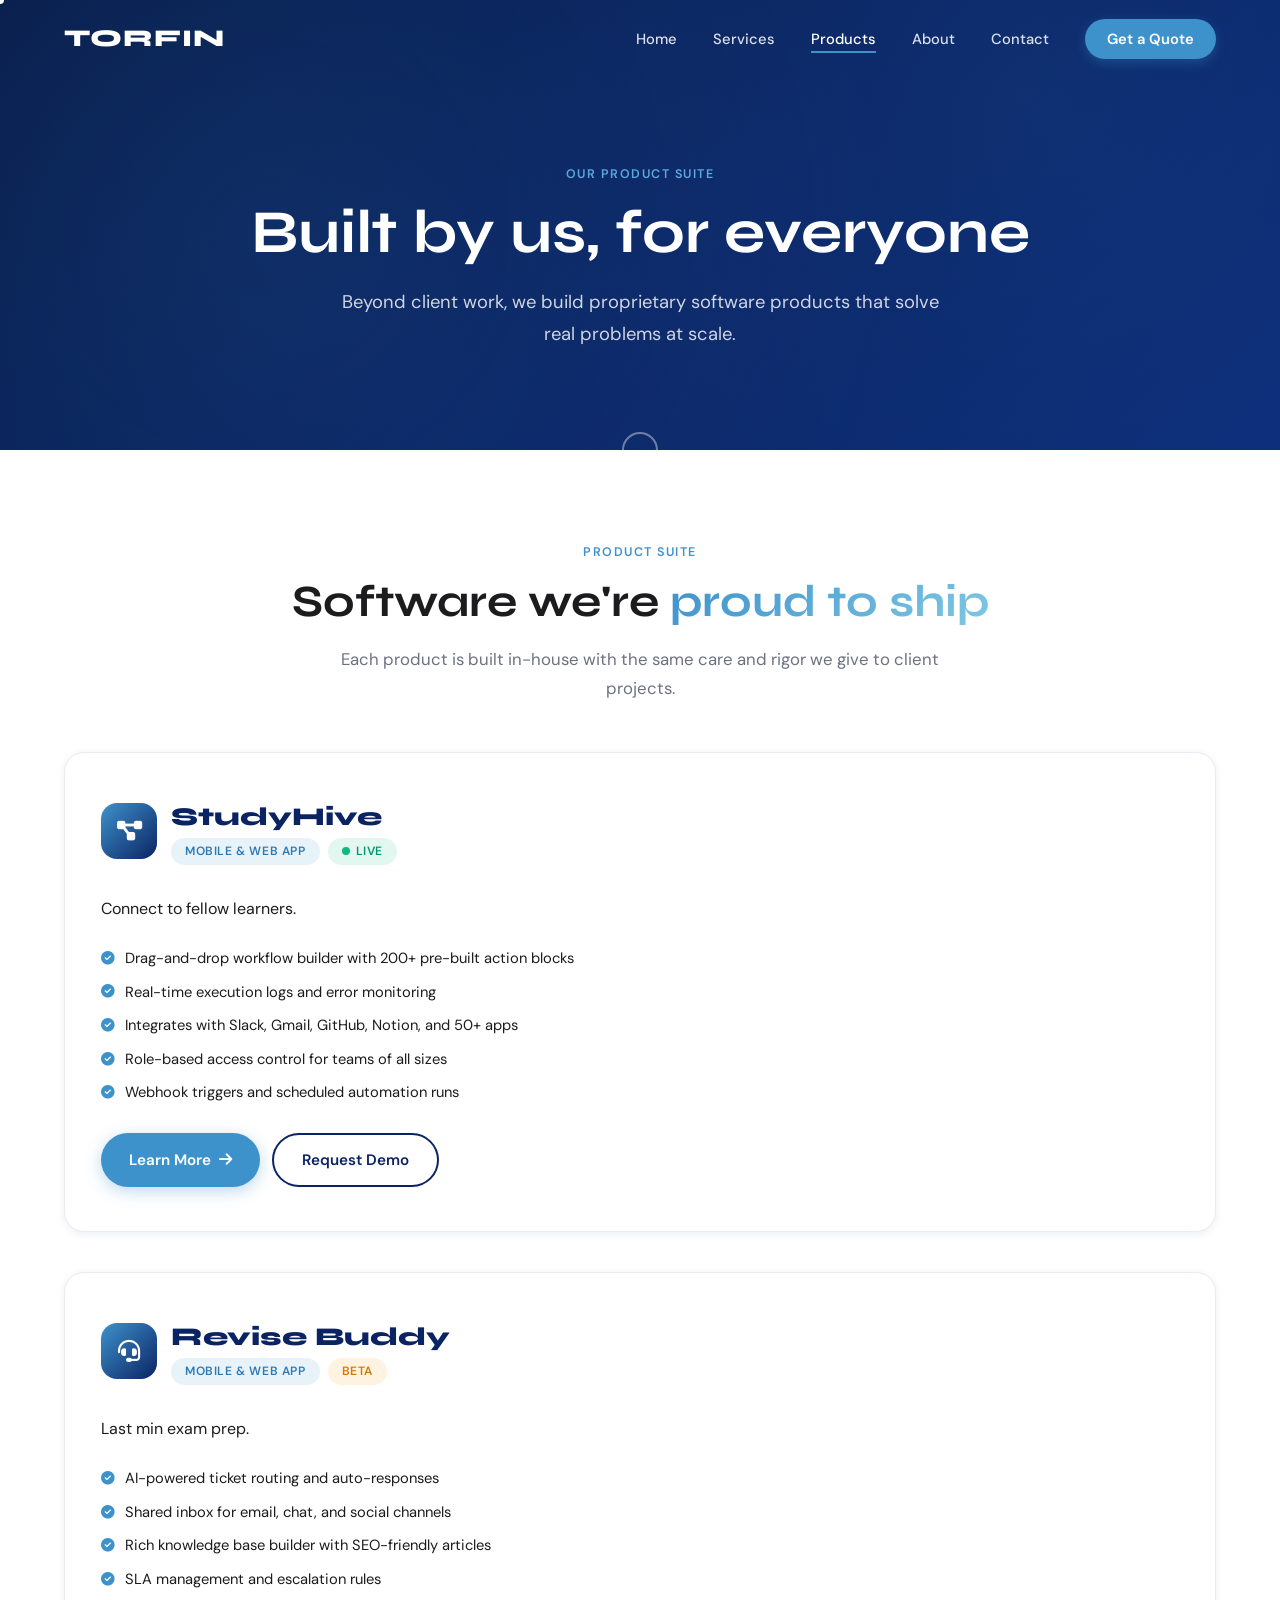
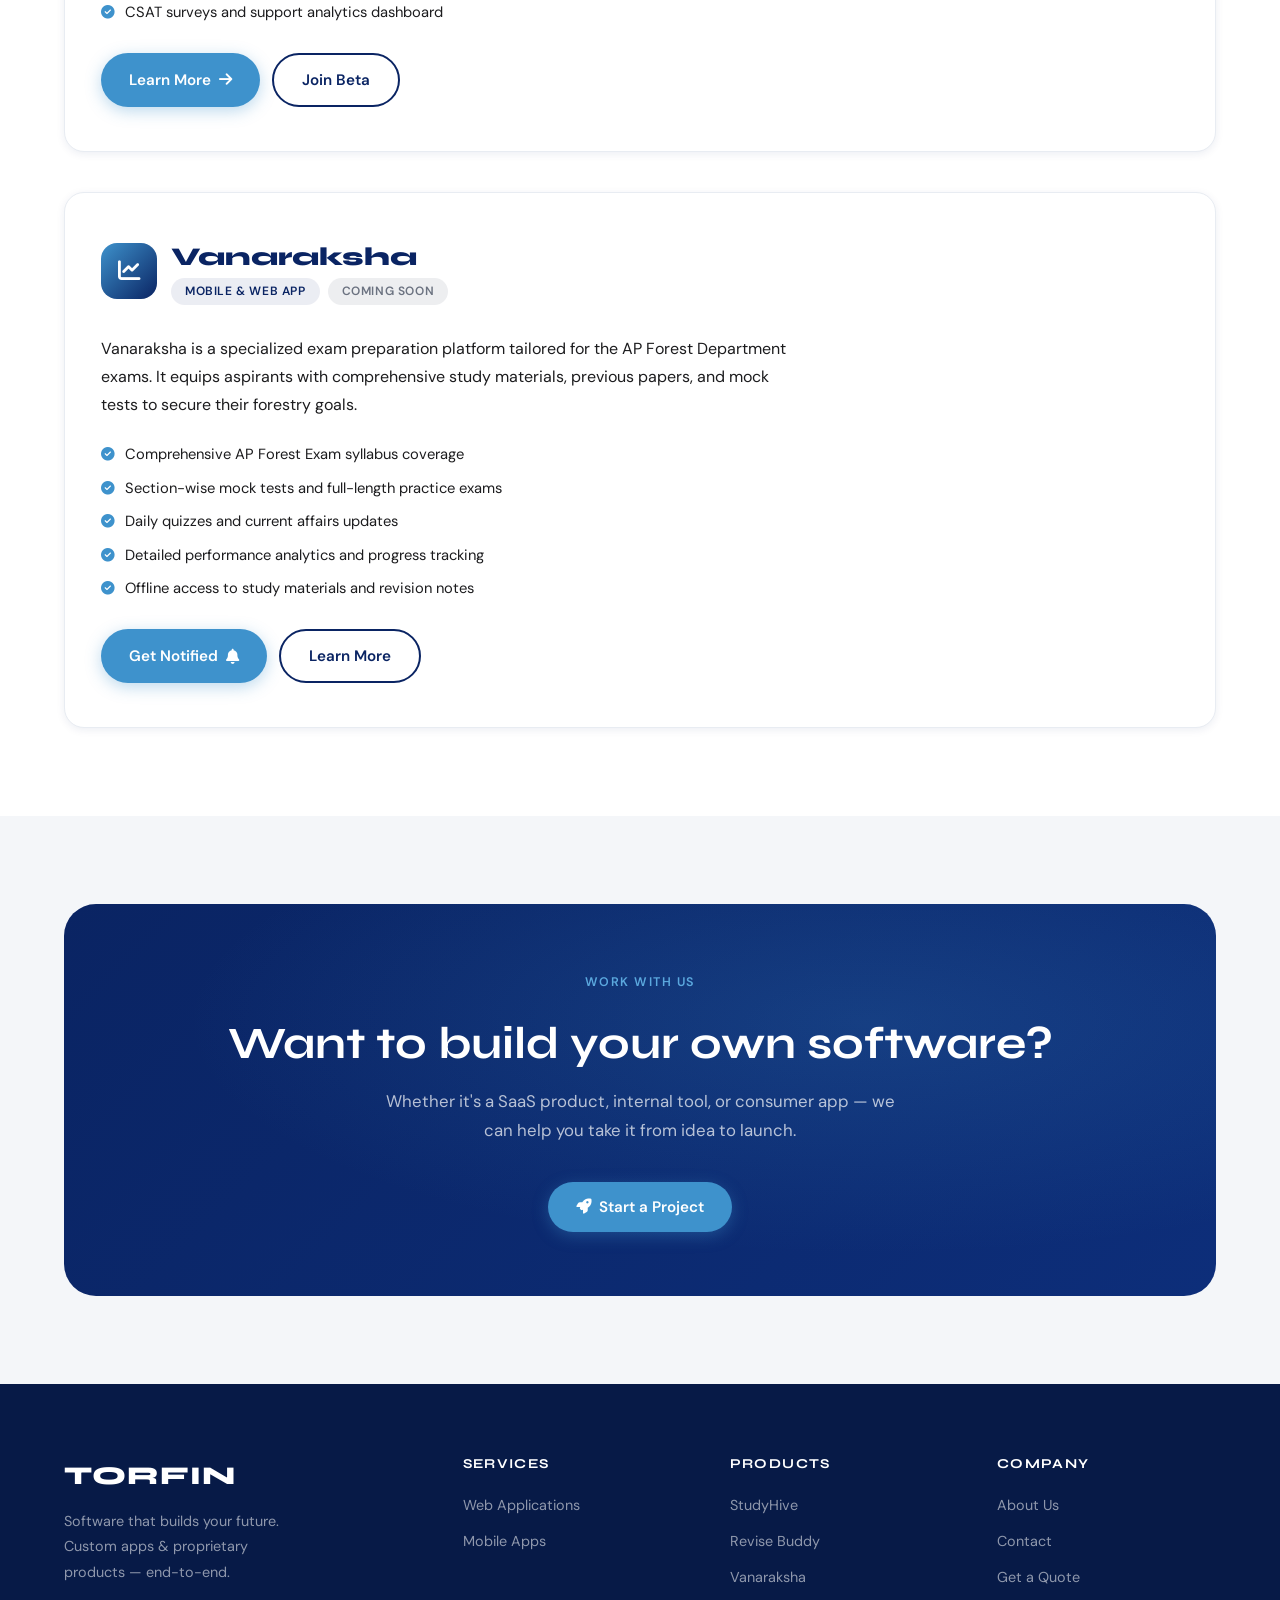
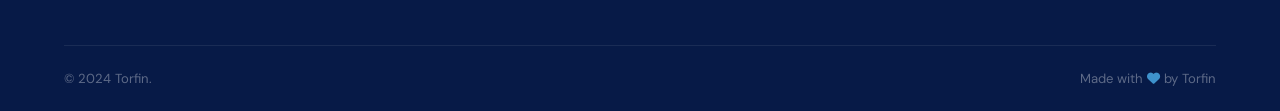
<file: products.html>
<!DOCTYPE html>
<html lang="en">

<head>
  <meta charset="UTF-8" />
  <meta name="viewport" content="width=device-width, initial-scale=1.0" />
  <title>Our Products — Torfin Software</title>
  <meta name="description"
    content="Discover Torfin's own software products: StudyHive, Revise Buddy, and Vanaraksha — built to solve real-world problems at scale." />
  <link rel="preconnect" href="https://fonts.googleapis.com" />
  <link rel="preconnect" href="https://fonts.gstatic.com" crossorigin />
  <link
    href="https://fonts.googleapis.com/css2?family=Syne:wght@400;600;700;800&family=DM+Sans:ital,opsz,wght@0,9..40,300;0,9..40,400;0,9..40,500;0,9..40,600;1,9..40,400&display=swap"
    rel="stylesheet" />
  <link rel="stylesheet" href="https://cdnjs.cloudflare.com/ajax/libs/font-awesome/6.5.0/css/all.min.css" />
  <link rel="stylesheet" href="css/styles.css" />
  <link rel="stylesheet" href="css/animations.css" />
</head>

<body>

  <!-- NAVBAR -->
  <nav class="navbar" role="navigation" aria-label="Main navigation">
    <div class="nav-container">
      <a href="index.html" class="nav-logo" aria-label="Torfin Home">TORFIN</a>
      <ul class="nav-links" role="list">
        <li><a href="index.html">Home</a></li>
        <li><a href="services.html">Services</a></li>
        <li><a href="products.html">Products</a></li>
        <li><a href="about.html">About</a></li>
        <li><a href="contact.html">Contact</a></li>
        <li><a href="contact.html" class="nav-cta">Get a Quote</a></li>
      </ul>
      <button class="hamburger" aria-label="Toggle mobile menu" aria-expanded="false">
        <span></span><span></span><span></span>
      </button>
    </div>
  </nav>
  <div class="mobile-nav" role="dialog" aria-modal="true" aria-label="Mobile navigation">
    <a href="index.html">Home</a><a href="services.html">Services</a><a href="products.html">Products</a>
    <a href="about.html">About</a><a href="contact.html">Contact</a>
    <a href="contact.html" class="btn btn-primary">Get a Quote</a>
  </div>

  <!-- PAGE HERO -->
  <header class="page-hero" aria-label="Products hero">
    <div class="container" style="position:relative;z-index:1;">
      <span class="section-label" style="color:#5BA8DE;">Our product suite</span>
      <h1>Built by us, for everyone</h1>
      <p>Beyond client work, we build proprietary software products that solve real problems at scale.</p>
    </div>
  </header>

  <!-- PRODUCTS SHOWCASE -->
  <section style="background:#fff;" aria-label="Product showcase">
    <div class="container">
      <div class="text-center reveal">
        <span class="section-label">Product Suite</span>
        <h2 class="section-title">Software we're <span class="text-gradient">proud to ship</span></h2>
        <p class="section-subtitle">Each product is built in-house with the same care and rigor we give to client
          projects.</p>
      </div>
      <div style="display:flex;flex-direction:column;gap:40px;margin-top:16px;">

        <!-- StudyHive -->
        <div class="product-showcase-card reveal">
          <div class="product-header">
            <div>
              <div style="display:flex;align-items:center;gap:14px;margin-bottom:10px;">
                <div
                  style="width:56px;height:56px;border-radius:16px;background:linear-gradient(135deg,#3E92CC,#0A2463);display:flex;align-items:center;justify-content:center;">
                  <i class="fa-solid fa-diagram-project" style="color:#fff;font-size:1.4rem;" aria-hidden="true"></i>
                </div>
                <div>
                  <div class="product-name">StudyHive</div>
                  <div style="display:flex;gap:8px;">
                    <span class="badge badge-sky">Mobile &amp; Web App</span>
                    <span class="badge badge-green status-live">Live</span>
                  </div>
                </div>
              </div>
            </div>
          </div>
          <p style="font-size:1rem;color:#1C1C1E;line-height:1.75;max-width:700px;">Connect to fellow learners.</p>
          <div class="product-feature-list" style="margin-top:24px;">
            <div class="product-feature"><i class="fa-solid fa-circle-check" aria-hidden="true"></i> Drag-and-drop
              workflow builder with 200+ pre-built action blocks</div>
            <div class="product-feature"><i class="fa-solid fa-circle-check" aria-hidden="true"></i> Real-time execution
              logs and error monitoring</div>
            <div class="product-feature"><i class="fa-solid fa-circle-check" aria-hidden="true"></i> Integrates with
              Slack, Gmail, GitHub, Notion, and 50+ apps</div>
            <div class="product-feature"><i class="fa-solid fa-circle-check" aria-hidden="true"></i> Role-based access
              control for teams of all sizes</div>
            <div class="product-feature"><i class="fa-solid fa-circle-check" aria-hidden="true"></i> Webhook triggers
              and scheduled automation runs</div>
          </div>
          <div style="margin-top:28px;display:flex;gap:12px;flex-wrap:wrap;">
            <a href="contact.html" class="btn btn-primary" id="studyhive-learn">Learn More <i
                class="fa-solid fa-arrow-right"></i></a>
            <a href="contact.html" class="btn btn-outline-navy" id="studyhive-demo">Request Demo</a>
          </div>
        </div>

        <!-- Revise Buddy -->
        <div class="product-showcase-card reveal">
          <div class="product-header">
            <div>
              <div style="display:flex;align-items:center;gap:14px;margin-bottom:10px;">
                <div
                  style="width:56px;height:56px;border-radius:16px;background:linear-gradient(135deg,#3E92CC,#0A2463);display:flex;align-items:center;justify-content:center;">
                  <i class="fa-solid fa-headset" style="color:#fff;font-size:1.4rem;" aria-hidden="true"></i>
                </div>
                <div>
                  <div class="product-name">Revise Buddy</div>
                  <div style="display:flex;gap:8px;">
                    <span class="badge badge-sky">Mobile &amp; Web App</span>
                    <span class="badge badge-amber">Beta</span>
                  </div>
                </div>
              </div>
            </div>
          </div>
          <p style="font-size:1rem;color:#1C1C1E;line-height:1.75;max-width:700px;">Last min exam prep.</p>
          <div class="product-feature-list" style="margin-top:24px;">
            <div class="product-feature"><i class="fa-solid fa-circle-check" aria-hidden="true"></i> AI-powered ticket
              routing and auto-responses</div>
            <div class="product-feature"><i class="fa-solid fa-circle-check" aria-hidden="true"></i> Shared inbox for
              email, chat, and social channels</div>
            <div class="product-feature"><i class="fa-solid fa-circle-check" aria-hidden="true"></i> Rich knowledge base
              builder with SEO-friendly articles</div>
            <div class="product-feature"><i class="fa-solid fa-circle-check" aria-hidden="true"></i> SLA management and
              escalation rules</div>
            <div class="product-feature"><i class="fa-solid fa-circle-check" aria-hidden="true"></i> CSAT surveys and
              support analytics dashboard</div>
          </div>
          <div style="margin-top:28px;display:flex;gap:12px;flex-wrap:wrap;">
            <a href="contact.html" class="btn btn-primary" id="revisebuddy-learn">Learn More <i
                class="fa-solid fa-arrow-right"></i></a>
            <a href="contact.html" class="btn btn-outline-navy" id="revisebuddy-beta">Join Beta</a>
          </div>
        </div>

        <!-- Vanaraksha -->
        <div class="product-showcase-card reveal">
          <div class="product-header">
            <div>
              <div style="display:flex;align-items:center;gap:14px;margin-bottom:10px;">
                <div
                  style="width:56px;height:56px;border-radius:16px;background:linear-gradient(135deg,#3E92CC,#0A2463);display:flex;align-items:center;justify-content:center;">
                  <i class="fa-solid fa-chart-line" style="color:#fff;font-size:1.4rem;" aria-hidden="true"></i>
                </div>
                <div>
                  <div class="product-name">Vanaraksha</div>
                  <div style="display:flex;gap:8px;">
                    <span class="badge badge-navy">Mobile &amp; Web App</span>
                    <span class="badge badge-gray">Coming Soon</span>
                  </div>
                </div>
              </div>
            </div>
          </div>
          <p style="font-size:1rem;color:#1C1C1E;line-height:1.75;max-width:700px;">Vanaraksha is a specialized exam preparation platform tailored for the AP Forest Department exams. It equips aspirants with comprehensive study materials, previous papers, and mock tests to secure their forestry goals.</p>
          <div class="product-feature-list" style="margin-top:24px;">
            <div class="product-feature"><i class="fa-solid fa-circle-check" aria-hidden="true"></i> Comprehensive AP Forest Exam syllabus coverage</div>
            <div class="product-feature"><i class="fa-solid fa-circle-check" aria-hidden="true"></i> Section-wise mock tests and full-length practice exams</div>
            <div class="product-feature"><i class="fa-solid fa-circle-check" aria-hidden="true"></i> Daily quizzes and current affairs updates</div>
            <div class="product-feature"><i class="fa-solid fa-circle-check" aria-hidden="true"></i> Detailed performance analytics and progress tracking</div>
            <div class="product-feature"><i class="fa-solid fa-circle-check" aria-hidden="true"></i> Offline access to study materials and revision notes</div>
          </div>
          <div style="margin-top:28px;display:flex;gap:12px;flex-wrap:wrap;">
            <a href="contact.html" class="btn btn-primary" id="vanaraksha-notify">Get Notified <i
                class="fa-solid fa-bell"></i></a>
            <a href="contact.html" class="btn btn-outline-navy" id="vanaraksha-info">Learn More</a>
          </div>
        </div>

      </div>
    </div>
  </section>

  <!-- BUILD YOUR OWN CTA -->
  <section style="background:var(--neutral);" aria-label="Custom software CTA">
    <div class="container">
      <div
        style="background:linear-gradient(135deg,var(--navy),#0D2E7A);border-radius:var(--radius-xl);padding:64px 48px;text-align:center;position:relative;overflow:hidden;"
        class="reveal">
        <div
          style="position:absolute;inset:0;background:radial-gradient(ellipse at 70% 30%,rgba(62,146,204,0.2) 0%,transparent 60%);">
        </div>
        <div style="position:relative;z-index:1;">
          <span class="section-label" style="color:#5BA8DE;">Work with us</span>
          <h2 style="color:#fff;margin:12px 0 16px;">Want to build your own software?</h2>
          <p style="color:rgba(255,255,255,0.7);max-width:520px;margin:0 auto 36px;">Whether it's a SaaS product,
            internal tool, or consumer app — we can help you take it from idea to launch.</p>
          <a href="contact.html" class="btn btn-primary" id="products-build-cta">
            <i class="fa-solid fa-rocket"></i> Start a Project
          </a>
        </div>
      </div>
    </div>
  </section>

  <!-- FOOTER -->
  <footer aria-label="Site footer">
    <div class="container">
      <div class="footer-grid">
        <div class="footer-brand">
          <div class="nav-logo">TORFIN</div>
          <p>Software that builds your future. Custom apps &amp; proprietary products — end-to-end.</p>
        </div>
        <div class="footer-col">
          <h5>Services</h5>
          <ul role="list">
            <li><a href="services.html">Web Applications</a></li>
            <li><a href="services.html">Mobile Apps</a></li>

          </ul>
        </div>
        <div class="footer-col">
          <h5>Products</h5>
          <ul role="list">
            <li><a href="products.html">StudyHive</a></li>
            <li><a href="products.html">Revise Buddy</a></li>
            <li><a href="products.html">Vanaraksha</a></li>
          </ul>
        </div>
        <div class="footer-col">
          <h5>Company</h5>
          <ul role="list">
            <li><a href="about.html">About Us</a></li>
            <li><a href="contact.html">Contact</a></li>
            <li><a href="contact.html">Get a Quote</a></li>
          </ul>
        </div>
      </div>
      <div class="footer-bottom">
        <span>&copy; 2024 Torfin.</span>
        <span>Made with <i class="fa-solid fa-heart" style="color:#3E92CC;"></i> by Torfin</span>
      </div>
    </div>
  </footer>

  <script src="js/animations.js"></script>
  <script src="js/main.js"></script>
</body>

</html>
</file>
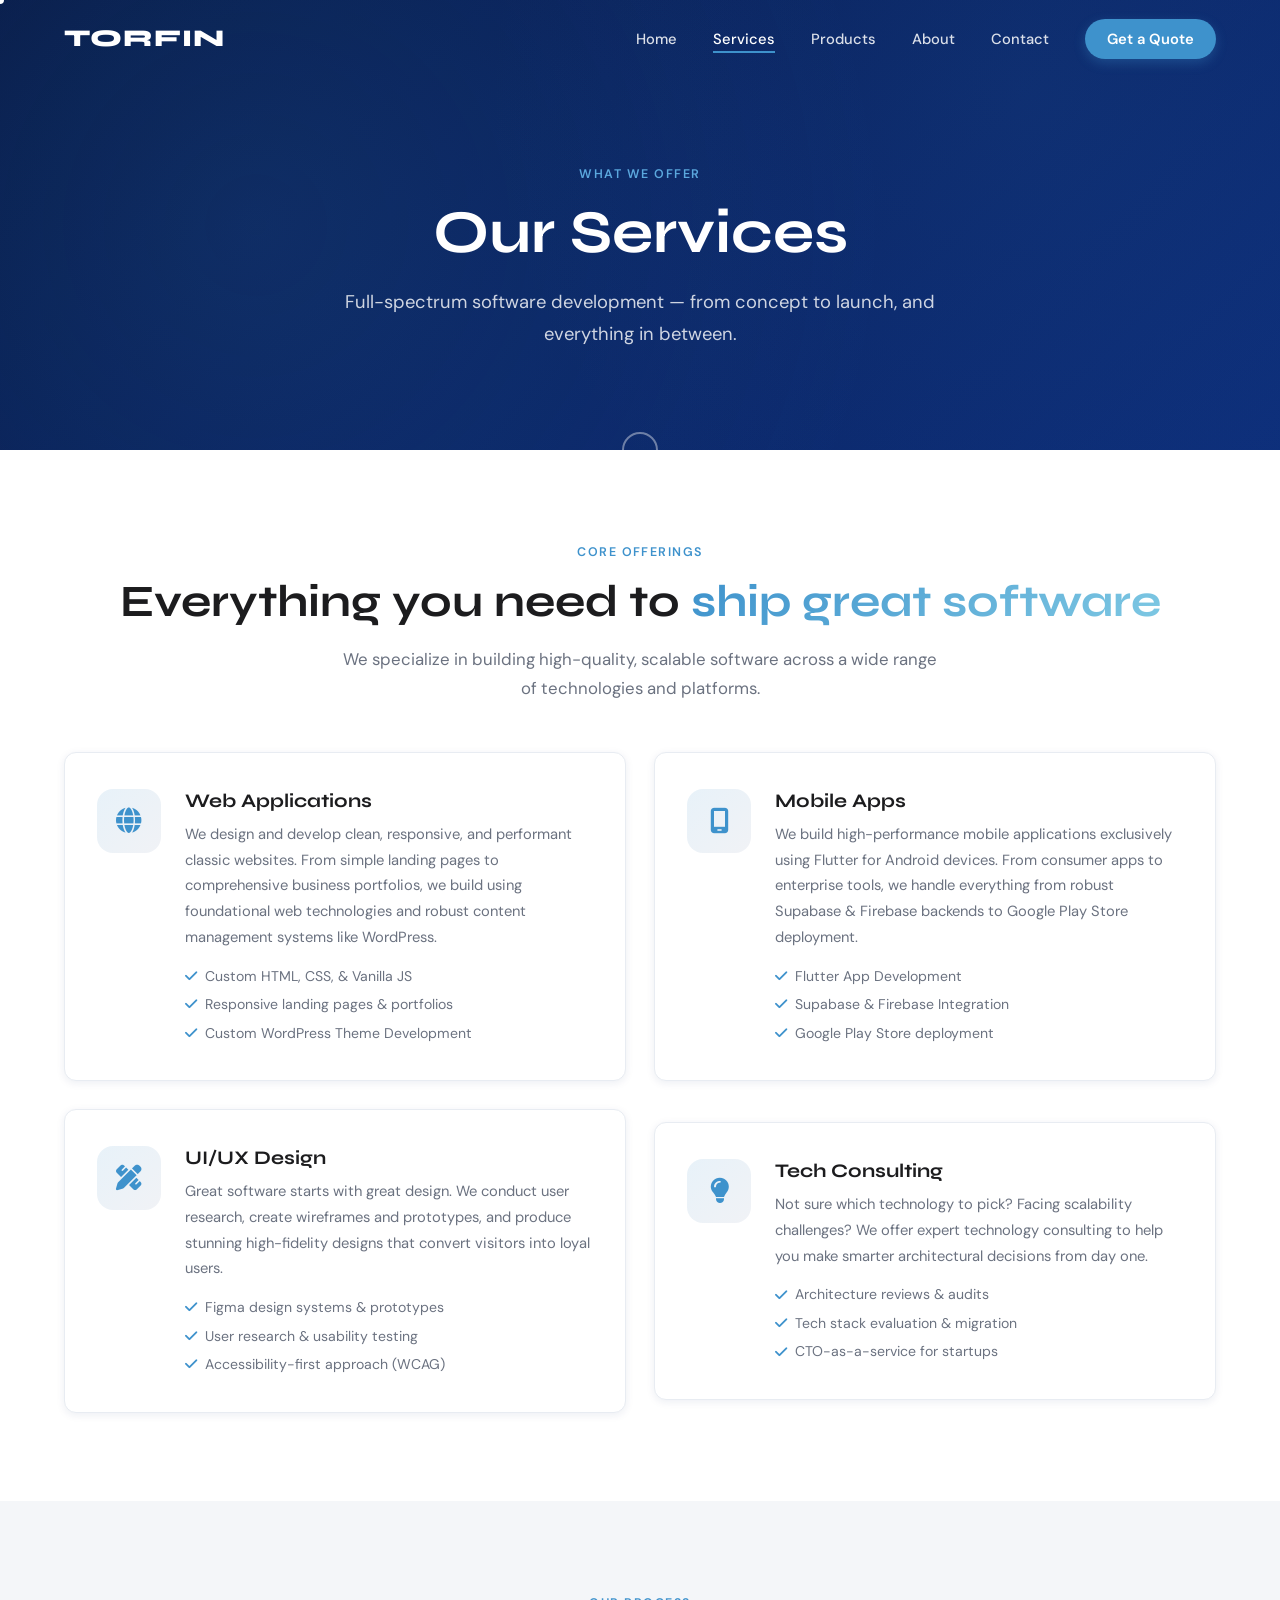
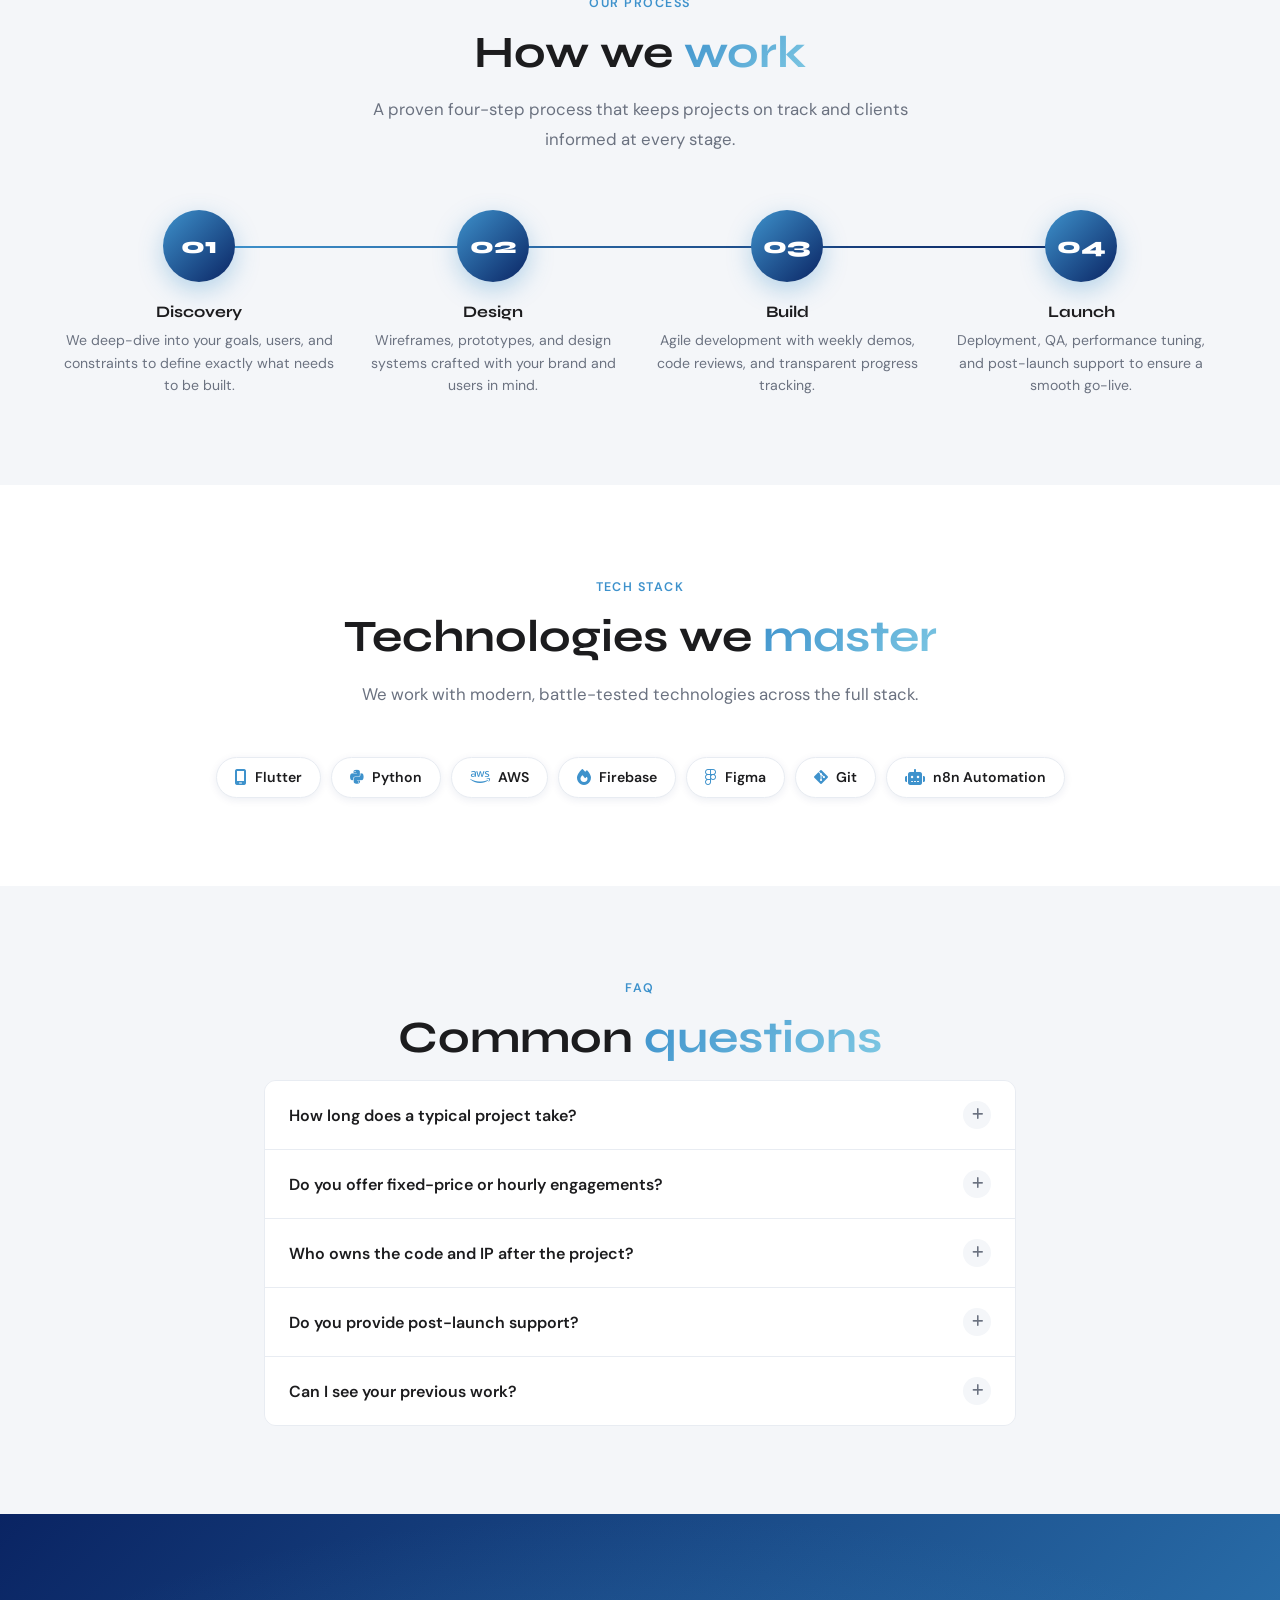
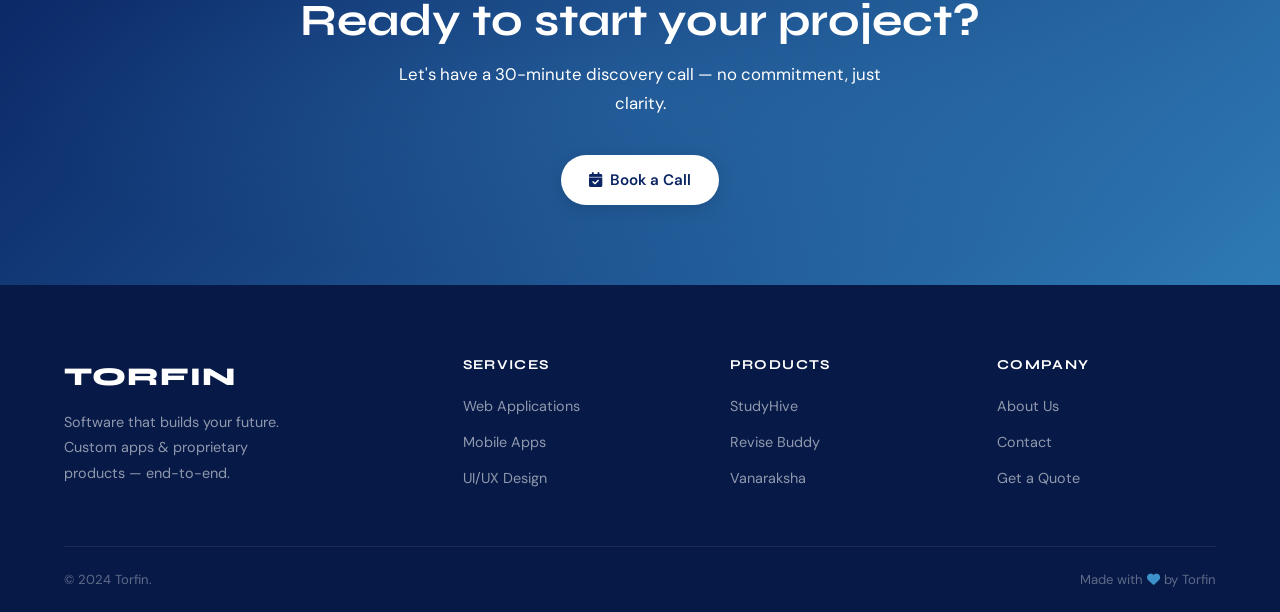
<file: services.html>
<!DOCTYPE html>
<html lang="en">

<head>
  <meta charset="UTF-8" />
  <meta name="viewport" content="width=device-width, initial-scale=1.0" />
  <title>Services — Torfin Software</title>
  <meta name="description"
    content="Explore Torfin's full range of software services: web apps, mobile development, UI/UX design, and tech consulting." />
  <link rel="preconnect" href="https://fonts.googleapis.com" />
  <link rel="preconnect" href="https://fonts.gstatic.com" crossorigin />
  <link
    href="https://fonts.googleapis.com/css2?family=Syne:wght@400;600;700;800&family=DM+Sans:ital,opsz,wght@0,9..40,300;0,9..40,400;0,9..40,500;0,9..40,600;1,9..40,400&display=swap"
    rel="stylesheet" />
  <link rel="stylesheet" href="https://cdnjs.cloudflare.com/ajax/libs/font-awesome/6.5.0/css/all.min.css" />
  <link rel="stylesheet" href="css/styles.css" />
  <link rel="stylesheet" href="css/animations.css" />
</head>

<body>

  <!-- NAVBAR -->
  <nav class="navbar" role="navigation" aria-label="Main navigation">
    <div class="nav-container">
      <a href="index.html" class="nav-logo" aria-label="Torfin Home">TORFIN</a>
      <ul class="nav-links" role="list">
        <li><a href="index.html">Home</a></li>
        <li><a href="services.html">Services</a></li>
        <li><a href="products.html">Products</a></li>
        <li><a href="about.html">About</a></li>
        <li><a href="contact.html">Contact</a></li>
        <li><a href="contact.html" class="nav-cta">Get a Quote</a></li>
      </ul>
      <button class="hamburger" aria-label="Toggle mobile menu" aria-expanded="false">
        <span></span><span></span><span></span>
      </button>
    </div>
  </nav>
  <div class="mobile-nav" role="dialog" aria-modal="true" aria-label="Mobile navigation">
    <a href="index.html">Home</a><a href="services.html">Services</a><a href="products.html">Products</a>
    <a href="about.html">About</a><a href="contact.html">Contact</a>
    <a href="contact.html" class="btn btn-primary">Get a Quote</a>
  </div>

  <!-- PAGE HERO -->
  <header class="page-hero" aria-label="Services page hero">
    <div class="container" style="position:relative;z-index:1;">
      <span class="section-label" style="color:#5BA8DE;">What we offer</span>
      <h1>Our Services</h1>
      <p>Full-spectrum software development — from concept to launch, and everything in between.</p>
    </div>
  </header>

  <!-- DETAILED SERVICE CARDS -->
  <section style="background:#fff;" aria-label="Service details">
    <div class="container">
      <div class="text-center reveal">
        <span class="section-label">Core Offerings</span>
        <h2 class="section-title">Everything you need to <span class="text-gradient">ship great software</span></h2>
        <p class="section-subtitle">We specialize in building high-quality, scalable software across a wide range of
          technologies and platforms.</p>
      </div>
      <div class="grid-2 stagger-children" style="gap:28px;margin-top:8px;">
        <div class="card" style="display:flex;gap:24px;align-items:flex-start;">
          <div class="icon-circle" style="flex-shrink:0;"><i class="fa-solid fa-globe" aria-hidden="true"></i></div>
          <div>
            <h3 style="font-size:1.2rem;margin-bottom:10px;">Web Applications</h3>
            <p style="font-size:0.92rem;">We design and develop clean, responsive, and performant classic websites. From
              simple landing pages to comprehensive business portfolios, we build using foundational web technologies
              and robust content management systems like WordPress.</p>
            <ul style="margin-top:14px;display:flex;flex-direction:column;gap:6px;">
              <li style="font-size:0.88rem;color:#6B7280;display:flex;align-items:center;gap:8px;"><i
                  class="fa-solid fa-check" style="color:#3E92CC;"></i> Custom HTML, CSS, &amp; Vanilla JS</li>
              <li style="font-size:0.88rem;color:#6B7280;display:flex;align-items:center;gap:8px;"><i
                  class="fa-solid fa-check" style="color:#3E92CC;"></i> Responsive landing pages &amp; portfolios</li>
              <li style="font-size:0.88rem;color:#6B7280;display:flex;align-items:center;gap:8px;"><i
                  class="fa-solid fa-check" style="color:#3E92CC;"></i> Custom WordPress Theme Development</li>
            </ul>
          </div>
        </div>
        <div class="card" style="display:flex;gap:24px;align-items:flex-start;">
          <div class="icon-circle" style="flex-shrink:0;"><i class="fa-solid fa-mobile-screen" aria-hidden="true"></i>
          </div>
          <div>
            <h3 style="font-size:1.2rem;margin-bottom:10px;">Mobile Apps</h3>
            <p style="font-size:0.92rem;">We build high-performance mobile applications exclusively using Flutter for
              Android devices. From consumer apps to enterprise tools, we handle everything from robust Supabase &amp;
              Firebase backends to Google Play Store deployment.</p>
            <ul style="margin-top:14px;display:flex;flex-direction:column;gap:6px;">
              <li style="font-size:0.88rem;color:#6B7280;display:flex;align-items:center;gap:8px;"><i
                  class="fa-solid fa-check" style="color:#3E92CC;"></i> Flutter App Development</li>
              <li style="font-size:0.88rem;color:#6B7280;display:flex;align-items:center;gap:8px;"><i
                  class="fa-solid fa-check" style="color:#3E92CC;"></i> Supabase &amp; Firebase Integration</li>
              <li style="font-size:0.88rem;color:#6B7280;display:flex;align-items:center;gap:8px;"><i
                  class="fa-solid fa-check" style="color:#3E92CC;"></i> Google Play Store deployment</li>
            </ul>
          </div>
        </div>

        <div class="card" style="display:flex;gap:24px;align-items:flex-start;">
          <div class="icon-circle" style="flex-shrink:0;"><i class="fa-solid fa-pen-ruler" aria-hidden="true"></i></div>
          <div>
            <h3 style="font-size:1.2rem;margin-bottom:10px;">UI/UX Design</h3>
            <p style="font-size:0.92rem;">Great software starts with great design. We conduct user research, create
              wireframes and prototypes, and produce stunning high-fidelity designs that convert visitors into loyal
              users.</p>
            <ul style="margin-top:14px;display:flex;flex-direction:column;gap:6px;">
              <li style="font-size:0.88rem;color:#6B7280;display:flex;align-items:center;gap:8px;"><i
                  class="fa-solid fa-check" style="color:#3E92CC;"></i> Figma design systems &amp; prototypes</li>
              <li style="font-size:0.88rem;color:#6B7280;display:flex;align-items:center;gap:8px;"><i
                  class="fa-solid fa-check" style="color:#3E92CC;"></i> User research &amp; usability testing</li>
              <li style="font-size:0.88rem;color:#6B7280;display:flex;align-items:center;gap:8px;"><i
                  class="fa-solid fa-check" style="color:#3E92CC;"></i> Accessibility-first approach (WCAG)</li>
            </ul>
          </div>
        </div>
        <div class="card" style="display:flex;gap:24px;align-items:flex-start;">
          <div class="icon-circle" style="flex-shrink:0;"><i class="fa-solid fa-lightbulb" aria-hidden="true"></i></div>
          <div>
            <h3 style="font-size:1.2rem;margin-bottom:10px;">Tech Consulting</h3>
            <p style="font-size:0.92rem;">Not sure which technology to pick? Facing scalability challenges? We offer
              expert technology consulting to help you make smarter architectural decisions from day one.</p>
            <ul style="margin-top:14px;display:flex;flex-direction:column;gap:6px;">
              <li style="font-size:0.88rem;color:#6B7280;display:flex;align-items:center;gap:8px;"><i
                  class="fa-solid fa-check" style="color:#3E92CC;"></i> Architecture reviews &amp; audits</li>
              <li style="font-size:0.88rem;color:#6B7280;display:flex;align-items:center;gap:8px;"><i
                  class="fa-solid fa-check" style="color:#3E92CC;"></i> Tech stack evaluation &amp; migration</li>
              <li style="font-size:0.88rem;color:#6B7280;display:flex;align-items:center;gap:8px;"><i
                  class="fa-solid fa-check" style="color:#3E92CC;"></i> CTO-as-a-service for startups</li>
            </ul>
          </div>
        </div>
      </div>
    </div>
  </section>

  <!-- HOW WE WORK -->
  <section style="background:var(--neutral);" aria-label="Our process">
    <div class="container">
      <div class="text-center reveal">
        <span class="section-label">Our Process</span>
        <h2 class="section-title">How we <span class="text-gradient">work</span></h2>
        <p class="section-subtitle">A proven four-step process that keeps projects on track and clients informed at
          every stage.</p>
      </div>
      <div class="process-steps stagger-children" style="margin-top:56px;">
        <div class="step-card">
          <div class="step-num">01</div>
          <h4>Discovery</h4>
          <p>We deep-dive into your goals, users, and constraints to define exactly what needs to be built.</p>
        </div>
        <div class="step-card">
          <div class="step-num">02</div>
          <h4>Design</h4>
          <p>Wireframes, prototypes, and design systems crafted with your brand and users in mind.</p>
        </div>
        <div class="step-card">
          <div class="step-num">03</div>
          <h4>Build</h4>
          <p>Agile development with weekly demos, code reviews, and transparent progress tracking.</p>
        </div>
        <div class="step-card">
          <div class="step-num">04</div>
          <h4>Launch</h4>
          <p>Deployment, QA, performance tuning, and post-launch support to ensure a smooth go-live.</p>
        </div>
      </div>
    </div>
  </section>

  <!-- TECH STACK -->
  <section style="background:#fff;" aria-label="Technologies we use">
    <div class="container">
      <div class="text-center reveal">
        <span class="section-label">Tech Stack</span>
        <h2 class="section-title">Technologies we <span class="text-gradient">master</span></h2>
        <p class="section-subtitle">We work with modern, battle-tested technologies across the full stack.</p>
      </div>
      <div class="tech-badges reveal" style="justify-content:center;margin-top:8px;">
        <span class="tech-badge"><i class="fa-solid fa-mobile-screen"></i> Flutter</span>
        <span class="tech-badge"><i class="fa-brands fa-python"></i> Python</span>
        <span class="tech-badge"><i class="fa-brands fa-aws"></i> AWS</span>
        <span class="tech-badge"><i class="fa-solid fa-fire"></i> Firebase</span>
        <span class="tech-badge"><i class="fa-brands fa-figma"></i> Figma</span>
        <span class="tech-badge"><i class="fa-brands fa-git-alt"></i> Git</span>
        <span class="tech-badge"><i class="fa-solid fa-robot"></i> n8n Automation</span>
      </div>
    </div>
  </section>

  <!-- FAQ -->
  <section style="background:var(--neutral);" aria-label="Frequently asked questions">
    <div class="container" style="max-width:800px;">
      <div class="text-center reveal">
        <span class="section-label">FAQ</span>
        <h2 class="section-title">Common <span class="text-gradient">questions</span></h2>
      </div>
      <div class="accordion reveal" style="margin-top:16px;" role="list">
        <div class="accordion-item" role="listitem">
          <button class="accordion-header" aria-expanded="false">
            How long does a typical project take?
            <div class="accordion-icon"><i class="fa-solid fa-plus" aria-hidden="true"></i></div>
          </button>
          <div class="accordion-body">
            <div class="accordion-body-inner">Project timelines vary by scope. A simple web app can take 4–8 weeks,
              while a complex platform may take 3–6 months. We'll provide a detailed timeline during our discovery
              phase.</div>
          </div>
        </div>
        <div class="accordion-item" role="listitem">
          <button class="accordion-header" aria-expanded="false">
            Do you offer fixed-price or hourly engagements?
            <div class="accordion-icon"><i class="fa-solid fa-plus" aria-hidden="true"></i></div>
          </button>
          <div class="accordion-body">
            <div class="accordion-body-inner">We offer both models. For well-defined projects, we prefer fixed-price
              contracts. For ongoing development or evolving requirements, we offer dedicated-team or time-and-materials
              engagements.</div>
          </div>
        </div>
        <div class="accordion-item" role="listitem">
          <button class="accordion-header" aria-expanded="false">
            Who owns the code and IP after the project?
            <div class="accordion-icon"><i class="fa-solid fa-plus" aria-hidden="true"></i></div>
          </button>
          <div class="accordion-body">
            <div class="accordion-body-inner">You do — 100%. Upon final payment, all source code, assets, and
              intellectual property are transferred to you. We can sign NDAs and IP assignment agreements before project
              start.</div>
          </div>
        </div>
        <div class="accordion-item" role="listitem">
          <button class="accordion-header" aria-expanded="false">
            Do you provide post-launch support?
            <div class="accordion-icon"><i class="fa-solid fa-plus" aria-hidden="true"></i></div>
          </button>
          <div class="accordion-body">
            <div class="accordion-body-inner">Yes. We offer maintenance retainers that include bug fixes, security
              updates, performance monitoring, and feature additions. Plans start at flexible monthly rates.</div>
          </div>
        </div>
        <div class="accordion-item" role="listitem">
          <button class="accordion-header" aria-expanded="false">
            Can I see your previous work?
            <div class="accordion-icon"><i class="fa-solid fa-plus" aria-hidden="true"></i></div>
          </button>
          <div class="accordion-body">
            <div class="accordion-body-inner">Absolutely. We're happy to share case studies and client testimonials
              during our initial call. Some projects are under NDA, but we can discuss them in broad terms.</div>
          </div>
        </div>
      </div>
    </div>
  </section>

  <!-- CTA -->
  <section class="cta-banner" aria-label="Call to action">
    <div class="container" style="position:relative;z-index:1;">
      <h2 class="reveal">Ready to start your project?</h2>
      <p class="reveal reveal-delay-1">Let's have a 30-minute discovery call — no commitment, just clarity.</p>
      <div class="reveal reveal-delay-2">
        <a href="contact.html" class="btn btn-white" id="services-cta">
          <i class="fa-solid fa-calendar-check"></i> Book a Call
        </a>
      </div>
    </div>
  </section>

  <!-- FOOTER -->
  <footer aria-label="Site footer">
    <div class="container">
      <div class="footer-grid">
        <div class="footer-brand">
          <div class="nav-logo">TORFIN</div>
          <p>Software that builds your future. Custom apps &amp; proprietary products — end-to-end.</p>
        </div>
        <div class="footer-col">
          <h5>Services</h5>
          <ul role="list">
            <li><a href="services.html">Web Applications</a></li>
            <li><a href="services.html">Mobile Apps</a></li>
            <li><a href="services.html">UI/UX Design</a></li>
          </ul>
        </div>
        <div class="footer-col">
          <h5>Products</h5>
          <ul role="list">
            <li><a href="products.html">StudyHive</a></li>
            <li><a href="products.html">Revise Buddy</a></li>
            <li><a href="products.html">Vanaraksha</a></li>
          </ul>
        </div>
        <div class="footer-col">
          <h5>Company</h5>
          <ul role="list">
            <li><a href="about.html">About Us</a></li>
            <li><a href="contact.html">Contact</a></li>
            <li><a href="contact.html">Get a Quote</a></li>
          </ul>
        </div>
      </div>
      <div class="footer-bottom">
        <span>&copy; 2024 Torfin.</span>
        <span>Made with <i class="fa-solid fa-heart" style="color:#3E92CC;"></i> by Torfin</span>
      </div>
    </div>
  </footer>

  <script src="js/animations.js"></script>
  <script src="js/main.js"></script>
</body>

</html>
</file>
<file: css/styles.css>
/* =========================================
   TORFIN — Global Stylesheet
   styles.css
   ========================================= */

/* --- Google Fonts Import --- */
@import url('https://fonts.googleapis.com/css2?family=Syne:wght@400;600;700;800&family=DM+Sans:ital,opsz,wght@0,9..40,300;0,9..40,400;0,9..40,500;0,9..40,600;1,9..40,400&display=swap');

/* --- CSS Custom Properties --- */
:root {
  --navy:       #0A2463;
  --navy-dark:  #071A47;
  --navy-light: #0D2E7A;
  --sky:        #3E92CC;
  --sky-light:  #5BA8DE;
  --sky-dark:   #2E7AB5;
  --neutral:    #F4F6F9;
  --neutral-2:  #E8ECF2;
  --text:       #1C1C1E;
  --text-muted: #6B7280;
  --white:      #FFFFFF;
  --shadow-sm:  0 2px 8px rgba(10,36,99,0.08);
  --shadow-md:  0 6px 24px rgba(10,36,99,0.12);
  --shadow-lg:  0 16px 48px rgba(10,36,99,0.18);
  --radius-sm:  6px;
  --radius-md:  12px;
  --radius-lg:  20px;
  --radius-xl:  32px;
  --transition: 0.3s cubic-bezier(0.4, 0, 0.2, 1);
  --font-head:  'Syne', sans-serif;
  --font-body:  'DM Sans', sans-serif;
}

/* --- Reset & Base --- */
*, *::before, *::after {
  box-sizing: border-box;
  margin: 0;
  padding: 0;
}

html {
  scroll-behavior: smooth;
  font-size: 16px;
}

body {
  font-family: var(--font-body);
  color: var(--text);
  background: var(--white);
  line-height: 1.6;
  overflow-x: hidden;
}

img { max-width: 100%; display: block; }
a  { text-decoration: none; color: inherit; }
ul { list-style: none; }
button { cursor: pointer; border: none; background: none; font-family: inherit; }

/* --- Typography --- */
h1, h2, h3, h4, h5 {
  font-family: var(--font-head);
  font-weight: 700;
  line-height: 1.2;
  color: var(--text);
}
h1 { font-size: clamp(2.2rem, 5vw, 3.8rem); }
h2 { font-size: clamp(1.8rem, 3.5vw, 2.8rem); }
h3 { font-size: clamp(1.3rem, 2.5vw, 1.8rem); }
h4 { font-size: 1.2rem; }

p {
  font-size: 1.05rem;
  color: var(--text-muted);
  line-height: 1.75;
}

/* --- Layout Utils --- */
.container {
  width: 100%;
  max-width: 1200px;
  margin: 0 auto;
  padding: 0 24px;
}

section { padding: 88px 0; }

.section-label {
  display: inline-block;
  font-size: 0.78rem;
  font-weight: 600;
  letter-spacing: 0.12em;
  text-transform: uppercase;
  color: var(--sky);
  margin-bottom: 12px;
}

.section-title {
  margin-bottom: 16px;
}

.section-subtitle {
  max-width: 600px;
  margin-bottom: 48px;
}

.text-center { text-align: center; }
.text-center .section-subtitle { margin-left: auto; margin-right: auto; }

/* --- Buttons --- */
.btn {
  display: inline-flex;
  align-items: center;
  gap: 8px;
  padding: 13px 28px;
  border-radius: 50px;
  font-family: var(--font-body);
  font-size: 0.95rem;
  font-weight: 600;
  transition: all var(--transition);
  white-space: nowrap;
}

.btn-primary {
  background: var(--sky);
  color: var(--white);
  box-shadow: 0 4px 16px rgba(62,146,204,0.35);
}
.btn-primary:hover {
  background: var(--sky-light);
  box-shadow: 0 6px 24px rgba(62,146,204,0.5);
  transform: translateY(-2px);
}

.btn-outline {
  background: transparent;
  color: var(--white);
  border: 2px solid rgba(255,255,255,0.5);
}
.btn-outline:hover {
  border-color: var(--white);
  background: rgba(255,255,255,0.1);
  transform: translateY(-2px);
}

.btn-outline-navy {
  background: transparent;
  color: var(--navy);
  border: 2px solid var(--navy);
}
.btn-outline-navy:hover {
  background: var(--navy);
  color: var(--white);
  transform: translateY(-2px);
}

.btn-outline-sky {
  background: transparent;
  color: var(--sky);
  border: 2px solid var(--sky);
}
.btn-outline-sky:hover {
  background: var(--sky);
  color: var(--white);
  transform: translateY(-2px);
}

.btn-white {
  background: var(--white);
  color: var(--navy);
  box-shadow: 0 4px 16px rgba(0,0,0,0.12);
}
.btn-white:hover {
  background: var(--neutral);
  transform: translateY(-2px);
  box-shadow: 0 8px 24px rgba(0,0,0,0.18);
}

/* --- Navbar --- */
.navbar {
  position: fixed;
  top: 0;
  left: 0;
  width: 100%;
  z-index: 1000;
  background: transparent;
  transition: all var(--transition);
  padding: 20px 0;
}

.navbar.scrolled {
  background: var(--white);
  padding: 14px 0;
  box-shadow: 0 2px 20px rgba(10,36,99,0.1);
}

.nav-container {
  display: flex;
  align-items: center;
  justify-content: space-between;
  max-width: 1200px;
  margin: 0 auto;
  padding: 0 24px;
}

.nav-logo {
  font-family: var(--font-head);
  font-size: 1.5rem;
  font-weight: 800;
  color: var(--white);
  letter-spacing: 0.04em;
  transition: color var(--transition);
}

.navbar.scrolled .nav-logo { color: var(--navy); }

.nav-links {
  display: flex;
  align-items: center;
  gap: 36px;
}

.nav-links a {
  font-size: 0.92rem;
  font-weight: 500;
  color: rgba(255,255,255,0.85);
  transition: color var(--transition);
  position: relative;
}

.nav-links a::after {
  content: '';
  position: absolute;
  bottom: -4px;
  left: 0;
  width: 0;
  height: 2px;
  background: var(--sky);
  transition: width var(--transition);
}

.nav-links a:hover::after,
.nav-links a.active::after { width: 100%; }

.nav-links a:hover,
.nav-links a.active { color: var(--white); }

.navbar.scrolled .nav-links a {
  color: var(--text-muted);
}
.navbar.scrolled .nav-links a:hover,
.navbar.scrolled .nav-links a.active { color: var(--navy); }

.nav-cta {
  padding: 10px 22px;
  background: var(--sky);
  color: var(--white) !important;
  border-radius: 50px;
  font-weight: 600 !important;
  box-shadow: 0 4px 12px rgba(62,146,204,0.3);
  transition: all var(--transition) !important;
}
.nav-cta::after { display: none !important; }
.nav-cta:hover {
  background: var(--sky-light) !important;
  transform: translateY(-2px);
  box-shadow: 0 6px 20px rgba(62,146,204,0.45) !important;
}

.hamburger {
  display: none;
  flex-direction: column;
  gap: 5px;
  padding: 4px;
  cursor: pointer;
}

.hamburger span {
  display: block;
  width: 26px;
  height: 2.5px;
  background: var(--white);
  border-radius: 2px;
  transition: all var(--transition);
}

.navbar.scrolled .hamburger span { background: var(--navy); }

.hamburger.open span:nth-child(1) { transform: translateY(7.5px) rotate(45deg); }
.hamburger.open span:nth-child(2) { opacity: 0; transform: scaleX(0); }
.hamburger.open span:nth-child(3) { transform: translateY(-7.5px) rotate(-45deg); }

/* Mobile nav */
.mobile-nav {
  display: none;
  position: fixed;
  top: 0;
  left: 0;
  width: 100%;
  height: 100%;
  background: var(--navy);
  z-index: 999;
  flex-direction: column;
  align-items: center;
  justify-content: center;
  gap: 32px;
  opacity: 0;
  pointer-events: none;
  transition: opacity var(--transition);
}

.mobile-nav.open {
  opacity: 1;
  pointer-events: all;
}

.mobile-nav a {
  font-family: var(--font-head);
  font-size: 2rem;
  font-weight: 700;
  color: var(--white);
  transition: color var(--transition);
}

.mobile-nav a:hover { color: var(--sky); }
.mobile-nav .btn { margin-top: 16px; }

/* --- Page Hero (inner pages) --- */
.page-hero {
  background: linear-gradient(135deg, var(--navy-dark) 0%, var(--navy) 50%, var(--navy-light) 100%);
  padding: 160px 0 100px;
  position: relative;
  overflow: hidden;
  text-align: center;
}

.page-hero::before {
  content: '';
  position: absolute;
  inset: 0;
  background-image: radial-gradient(circle at 20% 50%, rgba(62,146,204,0.12) 0%, transparent 60%),
                    radial-gradient(circle at 80% 20%, rgba(62,146,204,0.08) 0%, transparent 50%);
}

.page-hero h1,
.page-hero p { color: var(--white); position: relative; z-index: 1; }

.page-hero p {
  font-size: 1.15rem;
  opacity: 0.8;
  max-width: 600px;
  margin: 16px auto 0;
}

/* --- Cards --- */
.card {
  background: var(--white);
  border-radius: var(--radius-md);
  padding: 36px 32px;
  box-shadow: var(--shadow-sm);
  border: 1px solid var(--neutral-2);
  transition: all var(--transition);
}

.card:hover {
  box-shadow: var(--shadow-lg);
  transform: translateY(-6px);
  border-color: rgba(62,146,204,0.2);
}

/* --- Grid Layouts --- */
.grid-3 {
  display: grid;
  grid-template-columns: repeat(3, 1fr);
  gap: 28px;
}

.grid-4 {
  display: grid;
  grid-template-columns: repeat(4, 1fr);
  gap: 24px;
}

.grid-2 {
  display: grid;
  grid-template-columns: repeat(2, 1fr);
  gap: 40px;
  align-items: center;
}

/* --- Icon Circles --- */
.icon-circle {
  width: 64px;
  height: 64px;
  border-radius: 16px;
  background: linear-gradient(135deg, rgba(62,146,204,0.12), rgba(10,36,99,0.06));
  display: flex;
  align-items: center;
  justify-content: center;
  margin-bottom: 24px;
  transition: all var(--transition);
}

.icon-circle i {
  font-size: 1.6rem;
  color: var(--sky);
}

.card:hover .icon-circle {
  background: linear-gradient(135deg, var(--sky), var(--navy));
}

.card:hover .icon-circle i { color: var(--white); }

/* --- Badges --- */
.badge {
  display: inline-block;
  padding: 4px 14px;
  border-radius: 50px;
  font-size: 0.75rem;
  font-weight: 600;
  letter-spacing: 0.05em;
  text-transform: uppercase;
}

.badge-sky   { background: rgba(62,146,204,0.12); color: var(--sky-dark); }
.badge-navy  { background: rgba(10,36,99,0.08); color: var(--navy); }
.badge-green { background: rgba(16,185,129,0.12); color: #059669; }
.badge-amber { background: rgba(245,158,11,0.12); color: #D97706; }
.badge-gray  { background: rgba(107,114,128,0.12); color: var(--text-muted); }

/* --- Stats Bar --- */
.stats-bar {
  background: var(--white);
  padding: 0;
  border-top: 1px solid var(--neutral-2);
  border-bottom: 1px solid var(--neutral-2);
}

.stats-grid {
  display: grid;
  grid-template-columns: repeat(4, 1fr);
}

.stat-item {
  padding: 40px 32px;
  text-align: center;
  border-right: 1px solid var(--neutral-2);
  transition: background var(--transition);
}

.stat-item:last-child { border-right: none; }

.stat-item:hover { background: var(--neutral); }

.stat-number {
  font-family: var(--font-head);
  font-size: 2.6rem;
  font-weight: 800;
  color: var(--navy);
  line-height: 1;
  display: block;
}

.stat-label {
  font-size: 0.9rem;
  color: var(--text-muted);
  margin-top: 6px;
  font-weight: 500;
}

/* --- Service Cards (Home) --- */
.services-grid { display: grid; grid-template-columns: repeat(3, 1fr); gap: 24px; }

.service-card {
  background: var(--white);
  border: 1px solid var(--neutral-2);
  border-radius: var(--radius-md);
  padding: 36px 28px;
  transition: all var(--transition);
  position: relative;
  overflow: hidden;
}

.service-card::before {
  content: '';
  position: absolute;
  top: 0; left: 0;
  width: 100%; height: 3px;
  background: linear-gradient(90deg, var(--sky), var(--navy));
  transform: scaleX(0);
  transform-origin: left;
  transition: transform var(--transition);
}

.service-card:hover::before { transform: scaleX(1); }

.service-card:hover {
  box-shadow: var(--shadow-md);
  transform: translateY(-6px);
}

.service-card h4 {
  font-size: 1.1rem;
  margin: 16px 0 10px;
  color: var(--text);
}

.service-card p {
  font-size: 0.92rem;
  line-height: 1.65;
  margin-bottom: 18px;
}

.learn-more {
  font-size: 0.88rem;
  font-weight: 600;
  color: var(--sky);
  display: inline-flex;
  align-items: center;
  gap: 6px;
  transition: gap var(--transition);
}
.learn-more:hover { gap: 10px; }

/* --- Why Torfin --- */
.why-section { background: var(--neutral); }

.why-check-list {
  display: flex;
  flex-direction: column;
  gap: 18px;
  margin-top: 8px;
}

.why-check-item {
  display: flex;
  align-items: flex-start;
  gap: 14px;
}

.check-icon {
  width: 28px;
  height: 28px;
  border-radius: 50%;
  background: linear-gradient(135deg, var(--sky), var(--navy));
  display: flex;
  align-items: center;
  justify-content: center;
  flex-shrink: 0;
  margin-top: 2px;
}

.check-icon i {
  font-size: 0.75rem;
  color: var(--white);
}

.why-check-item span {
  font-size: 1.02rem;
  font-weight: 500;
  color: var(--text);
  line-height: 1.55;
}

/* --- Products Teaser --- */
.products-teaser {
  background: linear-gradient(135deg, var(--navy-dark) 0%, var(--navy) 100%);
  position: relative;
  overflow: hidden;
}

.products-teaser::before {
  content: '';
  position: absolute;
  inset: 0;
  background-image: radial-gradient(circle at 10% 80%, rgba(62,146,204,0.15) 0%, transparent 50%),
                    radial-gradient(circle at 90% 10%, rgba(62,146,204,0.10) 0%, transparent 50%);
}

.products-teaser .section-label,
.products-teaser .section-title,
.products-teaser .section-subtitle { color: var(--white); }
.products-teaser .section-subtitle { opacity: 0.75; }

.product-card-dark {
  background: rgba(255,255,255,0.06);
  border: 1px solid rgba(255,255,255,0.12);
  border-radius: var(--radius-md);
  padding: 36px 28px;
  transition: all var(--transition);
  backdrop-filter: blur(10px);
}

.product-card-dark:hover {
  background: rgba(255,255,255,0.10);
  border-color: rgba(62,146,204,0.4);
  transform: translateY(-6px);
  box-shadow: 0 20px 40px rgba(0,0,0,0.3);
}

.product-card-dark .product-icon {
  width: 56px;
  height: 56px;
  border-radius: 14px;
  background: linear-gradient(135deg, var(--sky), rgba(62,146,204,0.5));
  display: flex;
  align-items: center;
  justify-content: center;
  margin-bottom: 20px;
}

.product-card-dark .product-icon i {
  font-size: 1.4rem;
  color: var(--white);
}

.product-card-dark h4 {
  color: var(--white);
  font-size: 1.2rem;
  margin-bottom: 6px;
}

.product-card-dark .product-tagline {
  font-size: 0.9rem;
  color: rgba(255,255,255,0.6);
  margin-bottom: 20px;
}

/* --- Testimonials --- */
.testimonials { background: var(--neutral); }

.testimonial-card {
  background: var(--white);
  border-radius: var(--radius-md);
  padding: 36px 28px;
  box-shadow: var(--shadow-sm);
  border: 1px solid var(--neutral-2);
  transition: all var(--transition);
}

.testimonial-card:hover {
  box-shadow: var(--shadow-md);
  transform: translateY(-4px);
}

.quote-icon {
  font-size: 2.5rem;
  color: var(--sky);
  opacity: 0.3;
  line-height: 1;
  margin-bottom: 16px;
  font-family: Georgia, serif;
}

.testimonial-text {
  font-size: 0.97rem;
  font-style: italic;
  color: var(--text);
  line-height: 1.75;
  margin-bottom: 24px;
}

.testimonial-author {
  display: flex;
  align-items: center;
  gap: 14px;
}

.author-avatar {
  width: 48px;
  height: 48px;
  border-radius: 50%;
  background: linear-gradient(135deg, var(--sky), var(--navy));
  display: flex;
  align-items: center;
  justify-content: center;
  color: var(--white);
  font-family: var(--font-head);
  font-weight: 700;
  font-size: 1rem;
  flex-shrink: 0;
}

.author-name {
  font-size: 0.95rem;
  font-weight: 700;
  color: var(--text);
  display: block;
}

.author-role {
  font-size: 0.82rem;
  color: var(--text-muted);
}

/* --- CTA Banner --- */
.cta-banner {
  background: linear-gradient(135deg, var(--navy) 0%, var(--sky-dark) 100%);
  padding: 80px 0;
  text-align: center;
  position: relative;
  overflow: hidden;
}

.cta-banner::before {
  content: '';
  position: absolute;
  inset: 0;
  background: radial-gradient(ellipse at center, rgba(62,146,204,0.2) 0%, transparent 70%);
}

.cta-banner h2,
.cta-banner p { color: var(--white); position: relative; z-index: 1; }
.cta-banner p { opacity: 0.8; margin: 12px auto 36px; max-width: 500px; }

/* --- Footer --- */
footer {
  background: var(--navy-dark);
  color: rgba(255,255,255,0.7);
  padding: 72px 0 0;
}

.footer-grid {
  display: grid;
  grid-template-columns: 1.6fr repeat(3, 1fr);
  gap: 48px;
  padding-bottom: 56px;
  border-bottom: 1px solid rgba(255,255,255,0.08);
}

.footer-brand .nav-logo {
  color: var(--white);
  font-size: 1.6rem;
}

.footer-brand p {
  color: rgba(255,255,255,0.55);
  font-size: 0.9rem;
  margin-top: 12px;
  max-width: 240px;
}

.footer-col h5 {
  font-family: var(--font-head);
  font-size: 0.85rem;
  color: var(--white);
  letter-spacing: 0.1em;
  text-transform: uppercase;
  margin-bottom: 20px;
}

.footer-col ul { display: flex; flex-direction: column; gap: 10px; }

.footer-col a {
  font-size: 0.9rem;
  color: rgba(255,255,255,0.55);
  transition: color var(--transition);
}

.footer-col a:hover { color: var(--sky); }

.footer-bottom {
  padding: 22px 0;
  display: flex;
  align-items: center;
  justify-content: space-between;
  font-size: 0.82rem;
  color: rgba(255,255,255,0.35);
}

/* --- Accordion --- */
.accordion { border: 1px solid var(--neutral-2); border-radius: var(--radius-md); overflow: hidden; }

.accordion-item { border-bottom: 1px solid var(--neutral-2); }
.accordion-item:last-child { border-bottom: none; }

.accordion-header {
  width: 100%;
  display: flex;
  align-items: center;
  justify-content: space-between;
  padding: 20px 24px;
  background: var(--white);
  font-family: var(--font-body);
  font-size: 1rem;
  font-weight: 600;
  color: var(--text);
  transition: background var(--transition);
  text-align: left;
}

.accordion-header:hover { background: var(--neutral); }

.accordion-icon {
  width: 28px;
  height: 28px;
  border-radius: 50%;
  background: var(--neutral);
  display: flex;
  align-items: center;
  justify-content: center;
  flex-shrink: 0;
  transition: all var(--transition);
}

.accordion-icon i {
  font-size: 0.8rem;
  color: var(--text-muted);
  transition: transform var(--transition);
}

.accordion-item.open .accordion-icon { background: var(--sky); }
.accordion-item.open .accordion-icon i { transform: rotate(45deg); color: var(--white); }

.accordion-body {
  max-height: 0;
  overflow: hidden;
  transition: max-height 0.4s cubic-bezier(0.4,0,0.2,1);
}

.accordion-body-inner {
  padding: 4px 24px 20px;
  color: var(--text-muted);
  font-size: 0.95rem;
  line-height: 1.75;
}

/* --- Process Steps --- */
.process-steps {
  display: grid;
  grid-template-columns: repeat(4, 1fr);
  gap: 24px;
  position: relative;
}

.process-steps::before {
  content: '';
  position: absolute;
  top: 36px;
  left: calc(12.5% + 12px);
  right: calc(12.5% + 12px);
  height: 2px;
  background: linear-gradient(90deg, var(--sky), var(--navy));
  z-index: 0;
}

.step-card {
  text-align: center;
  position: relative;
  z-index: 1;
}

.step-num {
  width: 72px;
  height: 72px;
  border-radius: 50%;
  background: linear-gradient(135deg, var(--sky), var(--navy));
  color: var(--white);
  font-family: var(--font-head);
  font-size: 1.4rem;
  font-weight: 800;
  display: flex;
  align-items: center;
  justify-content: center;
  margin: 0 auto 20px;
  box-shadow: 0 8px 24px rgba(62,146,204,0.35);
}

.step-card h4 {
  font-size: 1rem;
  margin-bottom: 8px;
  color: var(--text);
}

.step-card p {
  font-size: 0.88rem;
  line-height: 1.6;
}

/* --- Tech Stack Badges --- */
.tech-badges {
  display: flex;
  flex-wrap: wrap;
  gap: 10px;
  margin-top: 40px;
}

.tech-badge {
  display: inline-flex;
  align-items: center;
  gap: 8px;
  padding: 8px 18px;
  border-radius: 50px;
  background: var(--white);
  border: 1px solid var(--neutral-2);
  box-shadow: var(--shadow-sm);
  font-size: 0.88rem;
  font-weight: 600;
  color: var(--text);
  transition: all var(--transition);
}

.tech-badge:hover {
  border-color: var(--sky);
  color: var(--sky);
  box-shadow: 0 4px 12px rgba(62,146,204,0.15);
  transform: translateY(-2px);
}

.tech-badge i { color: var(--sky); font-size: 1rem; }

/* --- Timeline --- */
.timeline {
  position: relative;
  padding-left: 32px;
}

.timeline::before {
  content: '';
  position: absolute;
  left: 0;
  top: 0;
  bottom: 0;
  width: 2px;
  background: linear-gradient(180deg, var(--sky), var(--navy));
  border-radius: 2px;
}

.timeline-item {
  position: relative;
  padding: 0 0 40px 36px;
}

.timeline-item:last-child { padding-bottom: 0; }

.timeline-dot {
  position: absolute;
  left: -39px;
  top: 4px;
  width: 16px;
  height: 16px;
  border-radius: 50%;
  background: var(--sky);
  border: 3px solid var(--white);
  box-shadow: 0 0 0 2px var(--sky);
}

.timeline-year {
  font-family: var(--font-head);
  font-size: 0.8rem;
  font-weight: 700;
  color: var(--sky);
  letter-spacing: 0.06em;
  margin-bottom: 6px;
}

.timeline-item h4 {
  font-size: 1.05rem;
  margin-bottom: 6px;
}

.timeline-item p { font-size: 0.92rem; }

/* --- Values Grid --- */
.values-grid {
  display: grid;
  grid-template-columns: repeat(4, 1fr);
  gap: 24px;
}

.value-card {
  text-align: center;
  padding: 40px 24px;
  border-radius: var(--radius-md);
  background: var(--white);
  border: 1px solid var(--neutral-2);
  box-shadow: var(--shadow-sm);
  transition: all var(--transition);
}

.value-card:hover {
  box-shadow: var(--shadow-md);
  transform: translateY(-6px);
  border-color: rgba(62,146,204,0.2);
}

.value-icon {
  width: 72px;
  height: 72px;
  border-radius: 20px;
  background: linear-gradient(135deg, rgba(62,146,204,0.1), rgba(10,36,99,0.05));
  display: flex;
  align-items: center;
  justify-content: center;
  margin: 0 auto 20px;
  transition: all var(--transition);
}
.value-card:hover .value-icon {
  background: linear-gradient(135deg, var(--sky), var(--navy));
}

.value-icon i { font-size: 1.8rem; color: var(--sky); transition: color var(--transition); }
.value-card:hover .value-icon i { color: var(--white); }
.value-card h4 { margin-bottom: 8px; }

/* --- Contact Form --- */
.contact-section {
  display: grid;
  grid-template-columns: 1.4fr 1fr;
  gap: 60px;
  align-items: start;
}

.form-group { margin-bottom: 20px; }

.form-group label {
  display: block;
  font-size: 0.88rem;
  font-weight: 600;
  color: var(--text);
  margin-bottom: 8px;
}

.form-control {
  width: 100%;
  padding: 13px 16px;
  border: 1.5px solid var(--neutral-2);
  border-radius: var(--radius-sm);
  font-family: var(--font-body);
  font-size: 0.95rem;
  color: var(--text);
  background: var(--white);
  transition: all var(--transition);
  appearance: none;
}

.form-control:focus {
  outline: none;
  border-color: var(--sky);
  box-shadow: 0 0 0 3px rgba(62,146,204,0.12);
}

.form-control.error { border-color: #EF4444; box-shadow: 0 0 0 3px rgba(239,68,68,0.12); }

.form-control::placeholder { color: #9CA3AF; }

textarea.form-control { resize: vertical; min-height: 140px; }

select.form-control { cursor: pointer; }

.error-msg {
  font-size: 0.8rem;
  color: #EF4444;
  margin-top: 5px;
  display: none;
}
.error-msg.show { display: block; }

.success-banner {
  display: none;
  background: linear-gradient(135deg, #ECFDF5, #D1FAE5);
  border: 1px solid #6EE7B7;
  border-radius: var(--radius-md);
  padding: 20px 24px;
  margin-top: 20px;
  text-align: center;
}

.success-banner.show { display: block; }
.success-banner i { font-size: 2rem; color: #10B981; margin-bottom: 8px; }
.success-banner p { color: #065F46; font-weight: 600; margin: 0; }

/* Contact Info Panel */
.contact-info { display: flex; flex-direction: column; gap: 24px; }

.contact-info-header {
  background: linear-gradient(135deg, var(--navy), var(--navy-light));
  border-radius: var(--radius-md);
  padding: 36px 28px;
  color: var(--white);
}

.contact-info-header h3 { color: var(--white); margin-bottom: 8px; }
.contact-info-header p { color: rgba(255,255,255,0.7); font-size: 0.92rem; }

.contact-detail {
  display: flex;
  align-items: flex-start;
  gap: 16px;
  margin-top: 24px;
}

.contact-detail-icon {
  width: 40px;
  height: 40px;
  border-radius: 10px;
  background: rgba(255,255,255,0.12);
  display: flex;
  align-items: center;
  justify-content: center;
  flex-shrink: 0;
}

.contact-detail-icon i { color: var(--sky-light); }

.contact-detail-text strong {
  display: block;
  font-size: 0.82rem;
  color: rgba(255,255,255,0.55);
  text-transform: uppercase;
  letter-spacing: 0.06em;
  margin-bottom: 3px;
}

.contact-detail-text span {
  color: var(--white);
  font-size: 0.95rem;
}

.map-placeholder {
  border-radius: var(--radius-md);
  overflow: hidden;
  height: 180px;
  background: linear-gradient(135deg, var(--neutral), var(--neutral-2));
  display: flex;
  flex-direction: column;
  align-items: center;
  justify-content: center;
  gap: 8px;
  border: 1px solid var(--neutral-2);
  color: var(--text-muted);
}

.map-placeholder i { font-size: 2rem; color: var(--sky); }
.map-placeholder span { font-size: 0.88rem; font-weight: 500; }

/* --- Team Card --- */
.team-grid { display: grid; grid-template-columns: repeat(3, 1fr); gap: 28px; }

.team-card {
  background: var(--white);
  border: 1px solid var(--neutral-2);
  border-radius: var(--radius-md);
  padding: 36px 24px;
  text-align: center;
  box-shadow: var(--shadow-sm);
  transition: all var(--transition);
}

.team-card:hover {
  box-shadow: var(--shadow-md);
  transform: translateY(-6px);
}

.team-avatar {
  width: 96px;
  height: 96px;
  border-radius: 50%;
  background: linear-gradient(135deg, var(--sky), var(--navy));
  display: flex;
  align-items: center;
  justify-content: center;
  margin: 0 auto 20px;
  font-family: var(--font-head);
  font-size: 1.8rem;
  font-weight: 800;
  color: var(--white);
  box-shadow: 0 8px 24px rgba(10,36,99,0.2);
}

.team-card h4 { font-size: 1.1rem; margin-bottom: 4px; }
.team-card .team-role {
  font-size: 0.85rem;
  color: var(--sky);
  font-weight: 600;
  margin-bottom: 12px;
}
.team-card p { font-size: 0.88rem; }

/* --- Product Page Cards --- */
.product-showcase-card {
  background: var(--white);
  border: 1px solid var(--neutral-2);
  border-radius: var(--radius-lg);
  padding: 44px 36px;
  box-shadow: var(--shadow-sm);
  transition: all var(--transition);
  position: relative;
  overflow: hidden;
}

.product-showcase-card::after {
  content: '';
  position: absolute;
  bottom: 0; left: 0; right: 0;
  height: 4px;
  background: linear-gradient(90deg, var(--sky), var(--navy));
  transform: scaleX(0);
  transform-origin: left;
  transition: transform var(--transition);
}

.product-showcase-card:hover::after { transform: scaleX(1); }

.product-showcase-card:hover {
  box-shadow: var(--shadow-lg);
  transform: translateY(-8px);
}

.product-header {
  display: flex;
  align-items: flex-start;
  justify-content: space-between;
  margin-bottom: 20px;
  flex-wrap: wrap;
  gap: 12px;
}

.product-name {
  font-family: var(--font-head);
  font-size: 1.6rem;
  font-weight: 800;
  color: var(--navy);
}

.product-feature-list {
  display: flex;
  flex-direction: column;
  gap: 10px;
  margin: 20px 0 28px;
}

.product-feature {
  display: flex;
  align-items: center;
  gap: 10px;
  font-size: 0.92rem;
  color: var(--text);
}

.product-feature i { color: var(--sky); font-size: 0.85rem; }

/* --- Scrollbar --- */
::-webkit-scrollbar { width: 6px; }
::-webkit-scrollbar-track { background: var(--neutral); }
::-webkit-scrollbar-thumb { background: var(--neutral-2); border-radius: 3px; }
::-webkit-scrollbar-thumb:hover { background: var(--sky); }

/* =========================================
   RESPONSIVE
   ========================================= */
@media (max-width: 1024px) {
  .grid-4, .stats-grid, .process-steps { grid-template-columns: repeat(2, 1fr); }
  .grid-3, .services-grid, .team-grid { grid-template-columns: repeat(2, 1fr); }
  .footer-grid { grid-template-columns: 1fr 1fr; }
  .values-grid { grid-template-columns: repeat(2, 1fr); }
}

@media (max-width: 768px) {
  section { padding: 64px 0; }

  .nav-links { display: none; }
  .hamburger { display: flex; }
  .mobile-nav { display: flex; }

  .grid-3, .grid-4, .grid-2,
  .services-grid, .team-grid,
  .stats-grid, .process-steps,
  .values-grid, .footer-grid {
    grid-template-columns: 1fr;
  }

  .process-steps::before { display: none; }

  .stat-item { border-right: none; border-bottom: 1px solid var(--neutral-2); }
  .stat-item:last-child { border-bottom: none; }

  .contact-section { grid-template-columns: 1fr; }

  h1 { font-size: 2rem; }
  h2 { font-size: 1.6rem; }
}

@media (max-width: 480px) {
  .container { padding: 0 16px; }
  .btn { padding: 11px 20px; font-size: 0.88rem; }
}
</file>
<file: css/animations.css>
/* =========================================
   TORFIN — Animations Stylesheet
   animations.css
   ========================================= */

/* --- Hero Entrance --- */
@keyframes fadeInUp {
  from {
    opacity: 0;
    transform: translateY(32px);
  }

  to {
    opacity: 1;
    transform: translateY(0);
  }
}

@keyframes fadeInDown {
  from {
    opacity: 0;
    transform: translateY(-20px);
  }

  to {
    opacity: 1;
    transform: translateY(0);
  }
}

@keyframes fadeIn {
  from {
    opacity: 0;
  }

  to {
    opacity: 1;
  }
}

@keyframes scaleIn {
  from {
    opacity: 0;
    transform: scale(0.92);
  }

  to {
    opacity: 1;
    transform: scale(1);
  }
}

@keyframes slideInLeft {
  from {
    opacity: 0;
    transform: translateX(-40px);
  }

  to {
    opacity: 1;
    transform: translateX(0);
  }
}

@keyframes slideInRight {
  from {
    opacity: 0;
    transform: translateX(40px);
  }

  to {
    opacity: 1;
    transform: translateX(0);
  }
}

/* Dot/grid pulse in hero background */
@keyframes pulse-slow {

  0%,
  100% {
    opacity: 0.4;
  }

  50% {
    opacity: 0.8;
  }
}

@keyframes float {

  0%,
  100% {
    transform: translateY(0px);
  }

  50% {
    transform: translateY(-10px);
  }
}

@keyframes shimmer {
  0% {
    background-position: -1000px 0;
  }

  100% {
    background-position: 1000px 0;
  }
}

/* --- Hero Section Animations --- */
.hero-label {
  animation: fadeInDown 0.6s ease both;
  animation-delay: 0.2s;
}

.hero-title {
  animation: fadeInUp 0.7s ease both;
  animation-delay: 0.35s;
}

.hero-sub {
  animation: fadeInUp 0.7s ease both;
  animation-delay: 0.5s;
}

.hero-buttons {
  animation: fadeInUp 0.7s ease both;
  animation-delay: 0.65s;
}

.hero-scroll {
  animation: fadeIn 1s ease both;
  animation-delay: 1s;
}

/* --- Scroll Reveal Base State --- */
.reveal {
  opacity: 0;
  transform: translateY(36px);
  transition: opacity 0.65s cubic-bezier(0.4, 0, 0.2, 1),
    transform 0.65s cubic-bezier(0.4, 0, 0.2, 1);
}

.reveal.reveal-left {
  transform: translateX(-36px);
}

.reveal.reveal-right {
  transform: translateX(36px);
}

.reveal.reveal-scale {
  transform: scale(0.9);
  opacity: 0;
}

.reveal.visible {
  opacity: 1;
  transform: none;
}

/* Stagger delays for child reveals */
.reveal-delay-1 {
  transition-delay: 0.1s;
}

.reveal-delay-2 {
  transition-delay: 0.2s;
}

.reveal-delay-3 {
  transition-delay: 0.3s;
}

.reveal-delay-4 {
  transition-delay: 0.4s;
}

.reveal-delay-5 {
  transition-delay: 0.5s;
}

.reveal-delay-6 {
  transition-delay: 0.6s;
}

/* --- Hero Background Grid --- */
.hero-grid-bg {
  position: absolute;
  inset: 0;
  overflow: hidden;
  z-index: 0;
  /* Let browser composite independently */
  will-change: transform;
  contain: strict;
}

.hero-grid-bg::before {
  content: '';
  position: absolute;
  inset: -50%;
  background-image:
    linear-gradient(rgba(62, 146, 204, 0.08) 1px, transparent 1px),
    linear-gradient(90deg, rgba(62, 146, 204, 0.08) 1px, transparent 1px);
  background-size: 64px 64px;
  /* Opacity-only animation — stays on compositor thread */
  animation: pulse-slow 8s ease-in-out infinite;
  will-change: opacity;
}

/* Glowing orbs — GPU-composited via transform3d */
.hero-orb {
  position: absolute;
  border-radius: 50%;
  filter: blur(60px);
  animation: float 10s ease-in-out infinite;
  will-change: transform;
  transform: translateZ(0);
}

.hero-orb-1 {
  width: 480px;
  height: 480px;
  background: radial-gradient(circle, rgba(62, 146, 204, 0.18) 0%, transparent 70%);
  top: -80px;
  right: -80px;
  animation-delay: 0s;
}

.hero-orb-2 {
  width: 280px;
  height: 280px;
  background: radial-gradient(circle, rgba(10, 36, 99, 0.35) 0%, transparent 70%);
  bottom: 0;
  left: 10%;
  animation-delay: 4s;
}

.hero-orb-3 {
  width: 180px;
  height: 180px;
  background: radial-gradient(circle, rgba(62, 146, 204, 0.12) 0%, transparent 70%);
  top: 40%;
  left: 40%;
  animation-delay: 7s;
}

/* Floating dots — GPU layer, translate-only (no scale) */
@keyframes floatDot {

  0%,
  100% {
    transform: translate3d(0, 0, 0);
    opacity: 0.5;
  }

  50% {
    transform: translate3d(0, -18px, 0);
    opacity: 0.9;
  }
}

.floating-dot {
  position: absolute;
  border-radius: 50%;
  background: rgba(62, 146, 204, 0.5);
  animation: floatDot 5s ease-in-out infinite;
  will-change: transform;
}

/* --- Number Counter Pulse --- */
@keyframes countPulse {
  0% {
    transform: scale(1);
  }

  50% {
    transform: scale(1.06);
  }

  100% {
    transform: scale(1);
  }
}

.counting {
  animation: countPulse 0.15s ease;
}

/* --- Navbar scroll shadow transition (already in JS) --- */
.navbar-shadow {
  box-shadow: 0 2px 20px rgba(10, 36, 99, 0.10);
}

/* --- Page transition --- */
.page-enter {
  animation: fadeIn 0.5s ease both;
}

/* glowPulse removed — was running on every btn-primary simultaneously (major lag source).
   Static shadow is used instead; hover shadow lives in styles.css. */

/* --- Loading skeleton shimmer --- */
.skeleton {
  background: linear-gradient(90deg, var(--neutral) 0%, var(--neutral-2) 50%, var(--neutral) 100%);
  background-size: 1000px 100%;
  animation: shimmer 2s linear infinite;
  border-radius: 6px;
}

/* --- Underline draw animation for headings --- */
.underline-draw {
  position: relative;
  display: inline-block;
}

.underline-draw::after {
  content: '';
  position: absolute;
  bottom: -6px;
  left: 0;
  width: 0;
  height: 3px;
  background: linear-gradient(90deg, var(--sky), var(--navy));
  border-radius: 2px;
  transition: width 0.8s cubic-bezier(0.4, 0, 0.2, 1);
}

.underline-draw.visible::after {
  width: 100%;
}

/* --- Text gradient --- */
.text-gradient {
  background: linear-gradient(135deg, var(--sky) 0%, #7EC8E3 100%);
  -webkit-background-clip: text;
  -webkit-text-fill-color: transparent;
  background-clip: text;
}

/* --- Ping animation for status dots --- */
@keyframes ping {

  75%,
  100% {
    transform: scale(1.8);
    opacity: 0;
  }
}

.status-live {
  display: inline-flex;
  align-items: center;
  gap: 6px;
}

.status-live::before {
  content: '';
  width: 8px;
  height: 8px;
  background: #10B981;
  border-radius: 50%;
  display: inline-block;
  box-shadow: 0 0 0 0 rgba(16, 185, 129, 0.5);
  animation: ping 1.5s ease-in-out infinite;
}

/* --- Card entrance with stagger --- */
.stagger-children>* {
  opacity: 0;
  transform: translateY(24px);
  transition: opacity 0.5s ease, transform 0.5s ease;
}

.stagger-children.visible>*:nth-child(1) {
  transition-delay: 0.05s;
}

.stagger-children.visible>*:nth-child(2) {
  transition-delay: 0.15s;
}

.stagger-children.visible>*:nth-child(3) {
  transition-delay: 0.25s;
}

.stagger-children.visible>*:nth-child(4) {
  transition-delay: 0.35s;
}

.stagger-children.visible>*:nth-child(5) {
  transition-delay: 0.45s;
}

.stagger-children.visible>*:nth-child(6) {
  transition-delay: 0.55s;
}

.stagger-children.visible>* {
  opacity: 1;
  transform: translateY(0);
}

/* =========================================
   CUSTOM CURSOR
   ========================================= */

/* Hide native cursor across the whole site */
* {
  cursor: none !important;
}

/* Cursor dot (fast, sticks to pointer) */
#cursor-dot {
  position: fixed;
  top: 0;
  left: 0;
  width: 8px;
  height: 8px;
  background: #3E92CC;
  border-radius: 50%;
  pointer-events: none;
  z-index: 99999;
  transform: translate(-50%, -50%);
  transition: background 0.2s, transform 0.15s;
  will-change: transform;
}

/* Cursor ring (lags behind slightly for smooth trail) */
#cursor-ring {
  position: fixed;
  top: 0;
  left: 0;
  width: 36px;
  height: 36px;
  border: 2px solid rgba(62, 146, 204, 0.55);
  border-radius: 50%;
  pointer-events: none;
  z-index: 99998;
  transform: translate(-50%, -50%);
  transition: width 0.25s cubic-bezier(0.4, 0, 0.2, 1),
    height 0.25s cubic-bezier(0.4, 0, 0.2, 1),
    border-color 0.25s,
    background 0.25s;
  will-change: transform;
  backdrop-filter: none;
}

/* Hover state — dot disappears, ring fills */
body.cursor-hover #cursor-dot {
  transform: translate(-50%, -50%) scale(0);
}

body.cursor-hover #cursor-ring {
  width: 52px;
  height: 52px;
  border-color: rgba(62, 146, 204, 0.25);
  background: rgba(62, 146, 204, 0.08);
}

/* Click state — quick squeeze */
body.cursor-click #cursor-dot {
  transform: translate(-50%, -50%) scale(0.5);
  background: #fff;
}

body.cursor-click #cursor-ring {
  width: 28px;
  height: 28px;
  border-color: rgba(255, 255, 255, 0.6);
}

/* Over dark backgrounds — invert dot to white */
body.cursor-dark #cursor-dot {
  background: #fff;
}

body.cursor-dark #cursor-ring {
  border-color: rgba(255, 255, 255, 0.4);
}

/* Hide on touch devices */
@media (hover: none) {

  #cursor-dot,
  #cursor-ring {
    display: none !important;
  }

  * {
    cursor: auto !important;
  }
}
</file>
